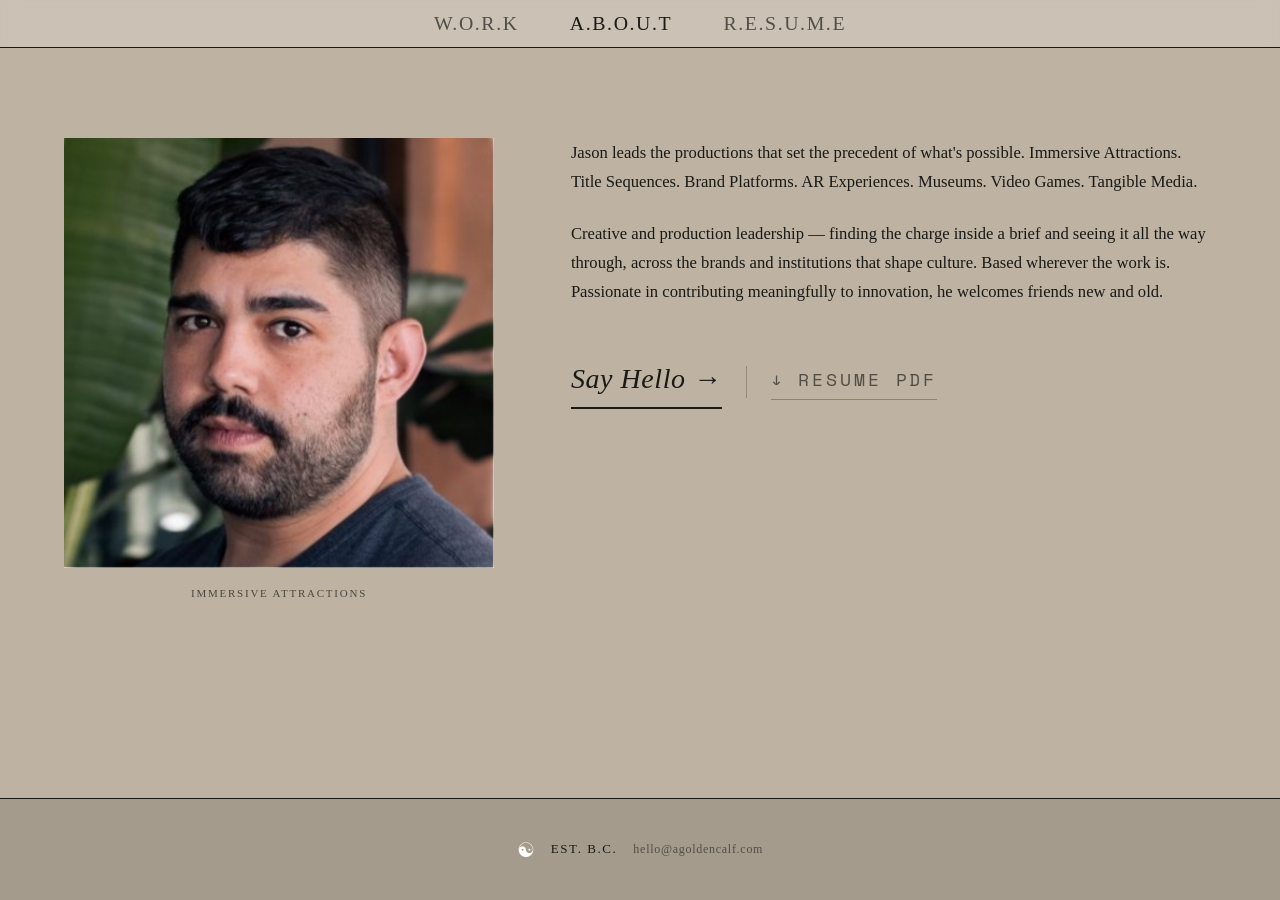
<file: about.html>
<!DOCTYPE html>
<html lang="en">
<head>
  <meta charset="UTF-8">
  <meta name="viewport" content="width=device-width, initial-scale=1.0">
  <title>About — A Golden Calf</title>
  <link rel="shortcut icon" href="favicon.ico">
  <link rel="preconnect" href="https://fonts.googleapis.com">
  <link rel="preconnect" href="https://fonts.gstatic.com" crossorigin>
  <link href="https://fonts.googleapis.com/css2?family=Tenor+Sans&family=Space+Mono:ital,wght@1,700&display=swap" rel="stylesheet">
  <link rel="stylesheet" href="css/styles.css?v=15">
</head>
<body class="page-about">
  <header class="site-header">
    <nav class="nav">
      <div class="nav-links">
        <a href="index.html" class="nav-link">W.O.R.K</a>
        <a href="about.html" class="nav-link nav-link--active">A.B.O.U.T</a>
        <a href="resume.html" class="nav-link">R.E.S.U.M.E</a>
      </div>
    </nav>
  </header>
  <button class="hamburger" aria-label="Open menu" aria-expanded="false">
    <div class="hamburger-bars">
      <span></span><span></span><span></span>
    </div>
  </button>
  <main class="main">
    <div class="mobile-menu" aria-hidden="true">
      <a href="index.html" class="mobile-link">W.O.R.K</a>
      <a href="about.html" class="mobile-link nav-link--active">A.B.O.U.T</a>
      <a href="resume.html" class="mobile-link">R.E.S.U.M.E</a>
    </div>

    <div class="about-columns" id="about-content">
      <div class="about-headshot-wrap">
        <img src="images/headshot.jpg" alt="Jason Scott Rosen" class="about-headshot">
        <p class="about-skill-rotator" id="about-skill-rotator"></p>
      </div>
      <div class="about-text">
        <div id="about-body"><p>Loading&hellip;</p></div>
        <div class="about-actions">
          <a href="mailto:hello@agoldencalf.com" class="about-say-hello">Say Hello →</a>
          <span class="about-actions-divider"></span>
          <a href="Jason Scott Rosen — 2026 | Resume.pdf" download class="about-resume-btn">↓ Resume PDF</a>
        </div>
      </div>
    </div>
  </main>
  <footer class="site-footer">
    <div class="footer-inner">
      <span class="footer-mark">&#9775;&#xFE0E;</span>
      <span class="footer-est">EST.BC</span>
      <a href="mailto:hello@agoldencalf.com" class="footer-email">hello@agoldencalf.com</a>
    </div>
  </footer>
  <script src="js/main.js?v=16"></script>
</body>
</html>
</file>
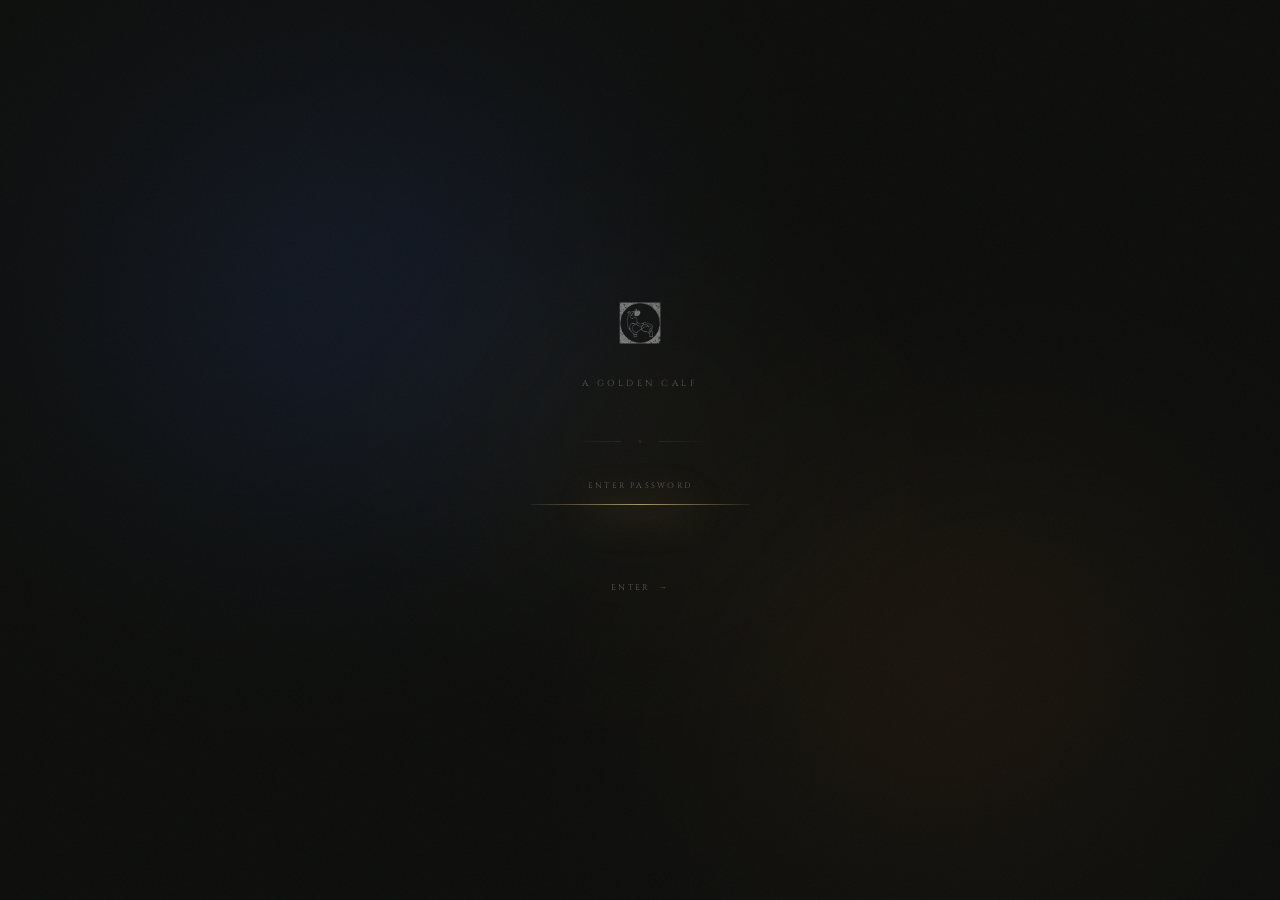
<file: project.html>
<!DOCTYPE html>
<html lang="en">
<head>
<meta charset="UTF-8">
<meta name="viewport" content="width=device-width, initial-scale=1.0">
<title>A Golden Calf</title>
<link rel="shortcut icon" href="favicon.ico">
<link rel="preconnect" href="https://fonts.googleapis.com">
<link rel="preconnect" href="https://fonts.gstatic.com" crossorigin>
<link href="https://fonts.googleapis.com/css2?family=Cormorant+Garamond:ital,wght@0,300;0,400;0,600;1,300;1,400&family=Cinzel:wght@400;600&family=EB+Garamond:ital,wght@0,400;1,400&display=swap" rel="stylesheet">
<style>
/* ── VIEW TRANSITIONS ── */
@media (hover: hover) {
  ::view-transition-old(project-hero) { animation: 480ms cubic-bezier(0.4,0,0.2,1) both vt-out; }
  ::view-transition-new(project-hero) { animation: 680ms cubic-bezier(0.16,1,0.3,1) both vt-in; }
  ::view-transition-old(root) { animation: 280ms ease both vt-out; }
  ::view-transition-new(root) { animation: 420ms ease both vt-in; }
}
@media (hover: none) {
  ::view-transition-old(root) { animation: 300ms ease both vt-out; }
  ::view-transition-new(root) { animation: 400ms ease 260ms both vt-in; }
  :root { background: #0d0e0c; }
}
@keyframes vt-in  { from { opacity:0; } }
@keyframes vt-out { to   { opacity:0; } }

/* ── RESET & BASE ── */
*, *::before, *::after { box-sizing: border-box; margin: 0; padding: 0; }
:root {
  --black:   #0d0e0c;
  --dark:    #141512;
  --gold:    #b8924a;
  --gold-dim:#6b5428;
  --muted:   #5c5a54;
  --white:   #f0ece4;
  --nav-bg:  #cdc5b4;
}
html { scroll-behavior: smooth; }
body {
  font-family: 'EB Garamond', Georgia, serif;
  background: var(--black);
  color: var(--white);
  overflow-x: hidden;
  cursor: default;
}
body::before {
  content:''; position:fixed; inset:0; z-index:999;
  pointer-events:none; opacity:.03;
  background-image:url("data:image/svg+xml,%3Csvg viewBox='0 0 256 256' xmlns='http://www.w3.org/2000/svg'%3E%3Cfilter id='n'%3E%3CfeTurbulence type='fractalNoise' baseFrequency='0.9' numOctaves='4' stitchTiles='stitch'/%3E%3C/filter%3E%3Crect width='100%25' height='100%25' filter='url(%23n)'/%3E%3C/svg%3E");
  background-size:180px 180px;
}

/* ── NAV ── */
.nav {
  position:fixed; top:0; left:0; right:0; z-index:200;
  background:var(--nav-bg);
  display:flex; justify-content:center; gap:3rem; padding:.85rem 2rem;
}
.nav a {
  font-family:'Cinzel',serif; font-size:.72rem; letter-spacing:.2em;
  color:#3a3830; text-decoration:none; opacity:.65; transition:opacity .2s;
}
.nav a:hover { opacity:1; }
/* hamburger hidden on desktop */
.hamburger { display:none; }

/* ── PASSWORD GATE ── */
.gate {
  position:fixed; inset:0; z-index:500;
  display:flex; flex-direction:column; align-items:center; justify-content:center;
  background:var(--black);
  transition:opacity 1.1s cubic-bezier(.4,0,.2,1);
}
.gate.dissolve { opacity:0; pointer-events:none; }
.gate-orbs { position:absolute; inset:0; overflow:hidden; }
.gate-orb {
  position:absolute; border-radius:50%;
  filter:blur(90px); mix-blend-mode:screen;
}
.gate-orb-1 {
  width:70vmax; height:70vmax; top:-20vmax; left:-15vmax;
  background:radial-gradient(ellipse, rgba(20,40,90,.55) 0%, transparent 70%);
  animation:gOrb1 18s ease-in-out infinite alternate;
}
.gate-orb-2 {
  width:60vmax; height:60vmax; bottom:-20vmax; right:-10vmax;
  background:radial-gradient(ellipse, rgba(80,42,8,.45) 0%, transparent 70%);
  animation:gOrb2 22s ease-in-out infinite alternate;
}
.gate-orb-3 {
  width:40vmax; height:40vmax; top:50%; left:50%;
  transform:translate(-50%,-50%);
  background:radial-gradient(ellipse, rgba(184,146,74,.07) 0%, transparent 60%);
  animation:gOrb3 6s ease-in-out infinite;
}
@keyframes gOrb1 { from{transform:translate(0,0)} to{transform:translate(12vw,8vh)} }
@keyframes gOrb2 { from{transform:translate(0,0)} to{transform:translate(-8vw,-6vh)} }
@keyframes gOrb3 {
  0%,100%{transform:translate(-50%,-50%) scale(1); opacity:.4}
  50%{transform:translate(-50%,-50%) scale(1.5); opacity:1}
}
.gate-vignette {
  position:absolute; inset:0; pointer-events:none;
  background:radial-gradient(ellipse at 50% 50%, transparent 25%, rgba(13,14,12,.7) 70%, rgba(13,14,12,.95) 100%);
}
.gate-content {
  position:relative; z-index:1;
  display:flex; flex-direction:column; align-items:center;
}
.gate-logo {
  width:44px; height:44px; margin-bottom:2rem;
  filter:brightness(0) invert(1) opacity(.45);
  opacity:0; animation:gRise .9s cubic-bezier(.16,1,.3,1) .1s forwards;
}
.gate-name {
  font-family:'Cinzel',serif; font-size:.55rem; letter-spacing:.4em;
  color:var(--muted); margin-bottom:3rem;
  opacity:0; animation:gRise .9s cubic-bezier(.16,1,.3,1) .25s forwards;
}
.gate-ornament {
  display:flex; align-items:center; gap:1rem; margin-bottom:1rem;
  opacity:0; animation:gRise .9s cubic-bezier(.16,1,.3,1) .35s forwards;
}
.gate-ornament::before,.gate-ornament::after {
  content:''; display:block; width:48px; height:1px;
  background:linear-gradient(to right,transparent,#252722);
}
.gate-ornament::after { background:linear-gradient(to left,transparent,#252722); }
.gate-ornament span { font-size:.45rem; color:#252722; }
.gate-field {
  position:relative; width:220px;
  opacity:0; animation:gRise .9s cubic-bezier(.16,1,.3,1) .45s forwards;
}
.gate-field input {
  width:100%; background:none; border:none;
  border-bottom:1px solid #1e2018; outline:none;
  padding:.7rem 0;
  font-family:'Cormorant Garamond',serif; font-size:1rem; font-weight:300;
  letter-spacing:.5em; color:var(--white); text-align:center; caret-color:var(--gold);
}
.gate-field input::placeholder {
  font-family:'Cinzel',serif; font-size:.5rem; letter-spacing:.28em; color:var(--muted);
}
.gate-field::after {
  content:''; position:absolute; bottom:0; left:50%;
  width:0; height:1px;
  background:linear-gradient(to right,transparent,var(--gold),transparent);
  transform:translateX(-50%); transition:width .55s cubic-bezier(.16,1,.3,1);
}
.gate-field:focus-within::after { width:100%; }
.gate-field::before {
  content:''; position:absolute; bottom:-14px; left:50%;
  transform:translateX(-50%); width:50%; height:20px;
  background:var(--gold); filter:blur(20px); opacity:0;
  transition:opacity .5s; pointer-events:none;
}
.gate-field:focus-within::before { opacity:.12; }
.gate-hint {
  margin-top:1.2rem; font-family:'Cinzel',serif;
  font-size:.48rem; letter-spacing:.22em;
  color:transparent; height:.7rem; text-align:center; transition:color .3s;
}
.gate-hint.show { color:rgba(184,146,74,.4); }
.gate-enter {
  margin-top:2.5rem; font-family:'Cinzel',serif;
  font-size:.52rem; letter-spacing:.26em;
  color:var(--muted); background:none; border:none; cursor:pointer;
  padding:.4rem 0; position:relative; transition:color .3s;
  opacity:0; animation:gRise .9s cubic-bezier(.16,1,.3,1) .6s forwards;
}
.gate-enter::after {
  content:''; position:absolute; bottom:0; left:0; right:0; height:1px;
  background:linear-gradient(to right,transparent,var(--gold-dim),transparent);
  transform:scaleX(0); transition:transform .4s cubic-bezier(.16,1,.3,1);
}
.gate-enter:hover { color:var(--gold); }
.gate-enter:hover::after { transform:scaleX(1); }
@keyframes gRise {
  from{opacity:0;transform:translateY(10px)} to{opacity:1;transform:translateY(0)}
}

/* ── MEDIA WRAPPERS ── */
.vm {
  position:absolute; inset:0; overflow:hidden;
  background:#050608; display:block;
}
.vm iframe {
  /* background=1 crops server-side; iframe just fills */
  position:absolute; top:0; left:0;
  width:100%; height:100%;
  border:0; outline:none; pointer-events:none; display:block;
}
.vm::after { content:''; position:absolute; inset:0; z-index:1; }
.im { position:absolute; inset:0; overflow:hidden; display:block; }
.im img { width:100%; height:100%; object-fit:cover; display:block; pointer-events:none; }
.im::after { content:''; position:absolute; inset:0; z-index:1; }

/* ── HERO ── */
.hero {
  position:relative; height:100vh;
  overflow:hidden; margin-top:44px;
}
.hero .vm { position:absolute; inset:0; }
.hero .vm iframe {
  /* hero needs cover — oversized and centered */
  position:absolute; top:50%; left:50%;
  width:177.78%; height:177.78%;
  min-width:100%; min-height:100%;
  transform:translate(-50%,-50%);
  border:none; pointer-events:none;
}
.hero-vignette {
  position:absolute; inset:0; z-index:2;
  background:
    linear-gradient(to top, rgba(13,14,12,.95) 0%, rgba(13,14,12,.1) 45%, transparent 70%),
    linear-gradient(to right, rgba(13,14,12,.4) 0%, transparent 55%),
    linear-gradient(to bottom, rgba(13,14,12,.5) 0%, transparent 35%);
}
.hero-title { position:absolute; bottom:5.5rem; left:7vw; z-index:3; }
.hero-title .eyebrow {
  display:block; font-family:'Cinzel',serif; font-size:.6rem; letter-spacing:.3em;
  color:var(--gold); margin-bottom:1rem;
  opacity:0; animation:fadeUp 1s ease 1.6s forwards;
}
.hero-title h1 {
  font-family:'Cormorant Garamond',serif; font-weight:300;
  font-size:clamp(3.2rem,7vw,7rem); line-height:.93; letter-spacing:-.02em;
  opacity:0; animation:fadeUp 1.2s ease 1.8s forwards;
}
.hero-title h1 em { font-style:italic; color:rgba(240,236,228,.38); display:block; }
.hero-aside {
  position:absolute; bottom:6rem; right:6vw; text-align:right; z-index:3;
  opacity:0; animation:fadeUp 1s ease 2.2s forwards;
}
.hero-aside span {
  display:block; font-family:'Cinzel',serif;
  font-size:.55rem; letter-spacing:.2em; color:var(--muted); line-height:2.1;
}
.scroll-cue {
  position:absolute; bottom:0; left:50%; transform:translateX(-50%);
  width:1px; height:72px;
  background:linear-gradient(to bottom,transparent,var(--gold-dim));
  opacity:0; animation:fadeIn 1s ease 2.7s forwards;
}
@keyframes fadeUp { from{opacity:0;transform:translateY(20px)} to{opacity:1;transform:translateY(0)} }
@keyframes fadeIn { to{opacity:1} }

/* ── INTRO ── */
.intro {
  padding:8rem 7vw 0;
  display:grid; grid-template-columns:55% 1fr; gap:6vw; align-items:start;
}
.intro-body { font-size:1.1rem; line-height:1.9; color:rgba(240,236,228,.68); }
.intro-pull {
  font-family:'Cormorant Garamond',serif; font-style:italic; font-weight:300;
  font-size:clamp(1.4rem,2.2vw,2.1rem); line-height:1.35;
  color:rgba(240,236,228,.38);
  border-left:1px solid var(--gold-dim); padding-left:2rem;
}

/* ── CANVAS ── */
.canvas { position:relative; padding-bottom:6rem; }

/* reveal on scroll */
.item {
  position:relative;
  opacity:0; transform:translateY(22px);
  transition:opacity .75s ease, transform .75s ease;
  will-change:transform,opacity;
}
.item.on { opacity:1; transform:translateY(0); }

.cap {
  font-family:'EB Garamond',serif; font-style:italic;
  font-size:.82rem; color:var(--muted); line-height:1.55;
  padding-top:.55rem; max-width:32ch; transition:color .3s;
}
.item:hover .cap { color:rgba(240,236,228,.5); }
.float-text p {
  font-family:'Cormorant Garamond',serif; font-style:italic; font-weight:300;
  font-size:clamp(1.2rem,1.9vw,2rem); line-height:1.3;
  color:rgba(240,236,228,.82); text-shadow:0 2px 20px rgba(0,0,0,.9);
}

/* ── SCENE LAYOUTS ── */
/* Each .scene-* is generated by JS based on media count */

/* SCENE A — single large, bleeds left. small overlaps from right */
.scene-a { position:relative; height:100vh; margin-top:7rem; }
.sa-main  { position:absolute; left:0; top:6vh; width:75vw; height:86vh; z-index:1; }
.sa-over  {
  position:absolute; right:2vw; top:8vh; width:28vw; height:38vh; z-index:3;
  transition-delay:.18s; box-shadow:-12px 12px 40px rgba(0,0,0,.8);
}
.sa-cap   { position:absolute; bottom:5vh; left:7vw; z-index:4; transition-delay:.3s; }

/* SCENE B — two videos colliding, text over seam */
.scene-b { position:relative; height:90vh; margin-top:8rem; }
.sb-left  { position:absolute; left:4vw; top:6vh; width:54vw; height:72vh; z-index:2; box-shadow:20px 20px 60px rgba(0,0,0,.8); }
.sb-right { position:absolute; right:3vw; top:26vh; width:30vw; height:42vh; z-index:3; transition-delay:.14s; box-shadow:-12px 12px 40px rgba(0,0,0,.7); }
.sb-text  { position:absolute; left:52vw; top:4vh; z-index:5; max-width:18ch; transition-delay:.28s; }

/* SCENE C — large center, two smalls punch in from edges */
.scene-c  { position:relative; height:90vh; margin-top:5rem; }
.sc-main  { position:absolute; left:4vw; top:3vh; width:58vw; height:82vh; z-index:2; }
.sc-punch { position:absolute; right:3vw; bottom:6vh; width:38vw; height:48vh; z-index:3; transition-delay:.16s; box-shadow:-14px 14px 50px rgba(0,0,0,.85); }
.sc-cap   { position:absolute; bottom:0; left:4vw; z-index:5; transition-delay:.3s; }

/* SCENE D — full bleed panoramic, small punches top-right */
.scene-d  { position:relative; height:80vh; margin-top:5rem; }
.sd-pan   { position:absolute; left:0; right:0; top:4vh; height:74vh; z-index:1; overflow:hidden; }
.sd-punch { position:absolute; right:8vw; top:0; width:22vw; height:28vh; z-index:3; transition-delay:.2s; box-shadow:0 20px 60px rgba(0,0,0,.9); }
.sd-cap   { position:absolute; bottom:1vh; left:7vw; z-index:4; transition-delay:.15s; }

/* SCENE E — portrait left, landscape overlapping right */
.scene-e     { position:relative; height:90vh; margin-top:5rem; }
.se-portrait { position:absolute; left:5vw; top:4vh; width:34vw; height:65vh; z-index:2; }
.se-landscape{ position:absolute; right:4vw; top:12vh; width:56vw; height:52vh; z-index:3; transition-delay:.12s; box-shadow:-18px 10px 55px rgba(0,0,0,.8); }
.se-cap      { position:absolute; bottom:4vh; right:4vw; z-index:5; text-align:right; transition-delay:.25s; }

/* SCENE F — single hero-width standalone */
.scene-f  { position:relative; height:70vh; margin-top:5rem; }
.sf-main  { position:absolute; left:8vw; right:8vw; top:0; bottom:0; z-index:1; }
.sf-cap   { position:absolute; bottom:-2rem; left:8vw; z-index:4; transition-delay:.15s; }

/* ── CLOSING ── */
.closing {
  margin-top:8rem; padding:3rem 7vw 7rem;
  border-top:1px solid #1c1e1a;
  display:flex; justify-content:space-between; align-items:flex-end;
}
.closing-tags { display:flex; flex-direction:column; gap:.4rem; }
.closing-tags span { font-family:'Cinzel',serif; font-size:.55rem; letter-spacing:.2em; color:var(--muted); }
.more-work {
  font-family:'Cinzel',serif; font-size:.62rem; letter-spacing:.2em;
  color:var(--gold); text-decoration:none;
  border-bottom:1px solid var(--gold-dim); padding-bottom:.2rem;
  transition:color .2s,border-color .2s;
}
.more-work:hover { color:var(--white); border-color:var(--white); }

/* ── FOOTER ── */
.site-footer {
  padding:2rem 7vw; border-top:1px solid #1a1c18;
  display:flex; align-items:center; gap:1.5rem;
}
.footer-mark { font-size:1rem; color:var(--muted); }
.footer-est  { font-family:'Cinzel',serif; font-size:.5rem; letter-spacing:.2em; color:var(--muted); }
.footer-email{ font-family:'Cinzel',serif; font-size:.5rem; letter-spacing:.15em; color:var(--muted); text-decoration:none; transition:color .2s; }
.footer-email:hover { color:var(--gold); }

/* ════════════════════════════════
   MOBILE ≤ 768px
════════════════════════════════ */
@media (max-width:768px) {
  .nav { gap:1.5rem; padding:.75rem 1.5rem; }
  .nav a { font-size:.62rem; letter-spacing:.14em; }

  .hero { height:100svh; }
  .hero-title { bottom:4rem; left:6vw; }
  .hero-title h1 { font-size:clamp(2.8rem,11vw,4rem); }
  .hero-aside { display:none; }

  .intro { grid-template-columns:1fr; padding:4rem 6vw 0; gap:2rem; }
  .intro-pull { font-size:clamp(1.3rem,5vw,1.7rem); padding-left:1.2rem; }

  /* all scenes → vertical flow */
  .scene-a,.scene-b,.scene-c,.scene-d,.scene-e,.scene-f {
    position:relative; height:auto; margin-top:0;
    display:flex; flex-direction:column; gap:0; padding:3rem 0 0;
  }

  /* reset all absolute items to flow */
  .item {
    position:relative !important;
    width:auto !important; height:auto !important;
    top:auto !important; left:auto !important;
    right:auto !important; bottom:auto !important;
    z-index:auto !important; box-shadow:none !important;
    transform:translateY(22px) !important;
  }
  .item.on { transform:translateY(0) !important; }

  /* all media fills need explicit height */
  .vm, .im { position:relative !important; height:56vw; min-height:180px; }
  .vm iframe { position:absolute; width:100%; height:100%; top:50%; left:50%; width:177.78%; height:177.78%; transform:translate(-50%,-50%); }

  /* ── Scene A mobile ── */
  .sa-main { width:100% !important; margin-bottom:-16vw; }
  .sa-main .vm { height:60vw; }
  .sa-over { width:58% !important; align-self:flex-end; box-shadow:-8px -8px 28px rgba(0,0,0,.75) !important; }
  .sa-over .vm { height:40vw; }
  .sa-cap { padding:1rem 6vw 0; }

  /* ── Scene B mobile ── */
  .sb-left { width:100% !important; margin-bottom:-14vw; }
  .sb-left .vm { height:62vw; }
  .sb-right { width:62% !important; align-self:flex-start; margin-left:5vw; box-shadow:8px -8px 28px rgba(0,0,0,.75) !important; }
  .sb-right .vm { height:44vw; }
  .sb-text { transform:none !important; left:auto !important; padding:1.5rem 6vw 0; align-self:flex-start; }
  .sb-text p { font-size:1.2rem; }

  /* ── Scene C mobile ── */
  .sc-main { width:100% !important; margin-bottom:-16vw; }
  .sc-main .vm { height:62vw; }
  .sc-punch { width:60% !important; align-self:flex-end; box-shadow:-8px -8px 28px rgba(0,0,0,.8) !important; }
  .sc-punch .vm { height:42vw; }
  .sc-cap { padding:1rem 6vw 0; }

  /* ── Scene D mobile ── */
  .sd-pan { width:100% !important; margin-bottom:-16vw; }
  .sd-pan .vm { height:60vw; }
  .sd-punch { width:50% !important; align-self:flex-end; margin-right:4vw; box-shadow:-6px -6px 26px rgba(0,0,0,.85) !important; }
  .sd-punch .vm { height:34vw; }
  .sd-cap { padding:1rem 6vw 0; }

  /* ── Scene E mobile ── */
  .se-portrait { width:100% !important; margin-bottom:-12vw; }
  .se-portrait .vm,.se-portrait .im { height:72vw; }
  .se-landscape { width:78% !important; align-self:flex-end; box-shadow:-8px -8px 28px rgba(0,0,0,.8) !important; }
  .se-landscape .vm,.se-landscape .im { height:52vw; }
  .se-cap { text-align:left !important; padding:1rem 6vw 0; right:auto !important; }

  /* ── Scene F mobile ── */
  .sf-main { left:0 !important; right:0 !important; }
  .sf-main .vm,.sf-main .im { height:62vw; }
  .sf-cap { left:6vw !important; padding-top:1rem; }

  /* closing */
  .closing { flex-direction:column; align-items:flex-start; gap:2rem; padding:3rem 6vw 5rem; margin-top:4rem; }
}
</style>
</head>
<body>

<!-- ── NAV ── -->
<nav class="nav">
  <a href="index.html">W.O.R.K</a>
  <a href="about.html">A.B.O.U.T</a>
  <a href="resume.html">R.E.S.U.M.E</a>
</nav>

<!-- ── PASSWORD GATE (shown only for protected projects) ── -->
<div class="gate" id="gate" style="display:none;">
  <div class="gate-orbs">
    <div class="gate-orb gate-orb-1"></div>
    <div class="gate-orb gate-orb-2"></div>
    <div class="gate-orb gate-orb-3"></div>
  </div>
  <div class="gate-vignette"></div>
  <div class="gate-content">
    <img class="gate-logo" src="images/logo-mark.png" alt="A Golden Calf" />
    <p class="gate-name">A GOLDEN CALF</p>
    <div class="gate-ornament"><span>✦</span></div>
    <div class="gate-field">
      <input type="password" id="gate-pwd" placeholder="ENTER PASSWORD"
             autocomplete="off" autocorrect="off" spellcheck="false" />
    </div>
    <p class="gate-hint" id="gate-hint">INCORRECT</p>
    <button class="gate-enter" id="gate-enter">ENTER &nbsp;→</button>
  </div>
</div>

<!-- ── PAGE CONTENT (built by JS) ── -->
<div id="page-content" style="opacity:0; transition:opacity .6s ease;"></div>

<!-- ── FOOTER ── -->
<footer class="site-footer">
  <span class="footer-mark">&#9775;&#xFE0E;</span>
  <span class="footer-est">EST.BC</span>
  <a href="mailto:hello@agoldencalf.com" class="footer-email">hello@agoldencalf.com</a>
</footer>

<script>
/* ════════════════════════════════════════════════════════
   CONFIG
════════════════════════════════════════════════════════ */
const GATE_PASSWORD    = 'golden';       // ← change this
const PROTECTED_IDS    = [0, 1];         // project indexes that need password
const PROJECTS_JSON    = 'content/projects.json';

/* ════════════════════════════════════════════════════════
   HELPERS
════════════════════════════════════════════════════════ */
function setCookie(n,v,d){
  const e=new Date(); e.setTime(e.getTime()+d*864e5);
  document.cookie=`${n}=${v};expires=${e.toUTCString()};path=/;SameSite=Strict`;
}
function getCookie(n){
  const m=document.cookie.match(new RegExp('(^| )'+n+'=([^;]+)'));
  return m?m[2]:null;
}
function getProjectId(){
  return parseInt(new URLSearchParams(location.search).get('id')||'0',10);
}

/* ════════════════════════════════════════════════════════
   MEDIA RENDERER
   Vimeo: src starts with 'https://player.vimeo' or is a numeric ID
   Image: type === 'image'
════════════════════════════════════════════════════════ */
function isVimeo(src){
  return src && (src.includes('vimeo.com') || /^\d{7,10}$/.test(src.trim()));
}
function getVimeoId(src){
  if(/^\d{7,10}$/.test(src.trim())) return src.trim();
  const m = src.match(/vimeo\.com\/(?:video\/)?(\d+)/);
  return m ? m[1] : null;
}

function makeVimeoEmbed(src, cls=''){
  const id = getVimeoId(src);
  if(!id) return '';
  return `<div class="vm${cls?` ${cls}`:''}">
    <iframe src="https://player.vimeo.com/video/${id}?background=1&autoplay=1&loop=1&muted=1&controls=0&title=0&byline=0&portrait=0&dnt=1"
            allow="autoplay; encrypted-media" allowfullscreen></iframe>
  </div>`;
}

function makeImageEmbed(src, alt='', cls=''){
  return `<div class="im${cls?` ${cls}`:''}">
    <img src="${src}" alt="${alt}" loading="lazy" />
  </div>`;
}

function makeMedia(item, cls=''){
  if(!item || !item.url) return '';
  if(item.type==='image' || (!isVimeo(item.url) && item.url.match(/\.(jpg|jpeg|png|webp|gif)/i))){
    return makeImageEmbed(item.url, item.caption||'', cls);
  }
  return makeVimeoEmbed(item.url, cls);
}

/* ════════════════════════════════════════════════════════
   SCENE BUILDER
   Assigns media to scene templates based on count
════════════════════════════════════════════════════════ */
function buildScenes(media){
  if(!media||!media.length) return '';
  let html = '';
  let i = 1; // skip index 0 (hero)

  // scene templates consume 1-2 media items each
  const templates = [
    // A: 2 items — large left + small right overlap
    (items) => {
      if(items.length < 2) return null;
      return `<div class="scene-a">
        <figure class="item sa-main">${makeMedia(items[0])}</figure>
        <figure class="item sa-over">${makeMedia(items[1])}</figure>
        <div class="item sa-cap"><p class="cap">${items[0].caption||''}</p></div>
      </div>`;
    },
    // B: 2 items — collision, text over seam
    (items) => {
      if(items.length < 2) return null;
      return `<div class="scene-b">
        <figure class="item sb-left">${makeMedia(items[0])}</figure>
        <figure class="item sb-right">${makeMedia(items[1])}</figure>
        <div class="item sb-text float-text"><p>${items[0].caption||''}</p></div>
      </div>`;
    },
    // C: 2 items — large + punch from bottom-right
    (items) => {
      if(items.length < 2) return null;
      return `<div class="scene-c">
        <figure class="item sc-main">${makeMedia(items[0])}</figure>
        <figure class="item sc-punch">${makeMedia(items[1])}</figure>
        <div class="item sc-cap"><p class="cap">${items[1].caption||''}</p></div>
      </div>`;
    },
    // D: 2 items — full bleed pan + corner punch
    (items) => {
      if(items.length < 2) return null;
      return `<div class="scene-d">
        <figure class="item sd-pan">${makeMedia(items[0])}</figure>
        <figure class="item sd-punch">${makeMedia(items[1])}</figure>
        <div class="item sd-cap"><p class="cap">${items[0].caption||''}</p></div>
      </div>`;
    },
    // E: 2 items — portrait left, landscape overlapping right
    (items) => {
      if(items.length < 2) return null;
      return `<div class="scene-e">
        <figure class="item se-portrait">${makeMedia(items[0])}</figure>
        <figure class="item se-landscape">${makeMedia(items[1])}</figure>
        <div class="item se-cap"><p class="cap" style="text-align:right;max-width:24ch;">${items[1].caption||''}</p></div>
      </div>`;
    },
    // F: 1 item — single centered standalone
    (items) => {
      return `<div class="scene-f">
        <figure class="item sf-main">${makeMedia(items[0])}</figure>
        <div class="item sf-cap"><p class="cap">${items[0].caption||''}</p></div>
      </div>`;
    },
  ];

  let tIdx = 0;
  const remaining = media.slice(1); // skip hero
  let ri = 0;

  while(ri < remaining.length){
    const tmpl = templates[tIdx % templates.length];
    const chunk = remaining.slice(ri);
    const result = tmpl(chunk);
    if(result){
      html += result;
      // consume: templates A-E use 2, F uses 1
      ri += (tIdx % templates.length === 5) ? 1 : Math.min(2, chunk.length);
    } else {
      // not enough items for this template — use F (single)
      html += templates[5]([remaining[ri]]);
      ri += 1;
    }
    tIdx++;
  }

  return html;
}

/* ════════════════════════════════════════════════════════
   PAGE BUILDER
════════════════════════════════════════════════════════ */
function buildPage(project, id){
  const media = project.media || [];
  const heroItem = media[0];
  const client = project.client || '';
  const title = project.title || '';
  const blurb = project.blurb || '';
  const description = project.description || '';

  // hero
  let heroHTML = '';
  if(heroItem && heroItem.url){
    const heroMedia = isVimeo(heroItem.url)
      ? `<div class="vm" style="view-transition-name:project-hero;">
          <iframe src="https://player.vimeo.com/video/${getVimeoId(heroItem.url)}?background=1&autoplay=1&loop=1&muted=1&controls=0&title=0&byline=0&portrait=0&dnt=1"
                  allow="autoplay; encrypted-media" allowfullscreen></iframe>
        </div>`
      : `<div class="im" style="view-transition-name:project-hero;">
          <img src="${heroItem.url}" alt="${title}" />
        </div>`;
    heroHTML = `
      <div class="hero">
        ${heroMedia}
        <div class="hero-vignette"></div>
        <div class="hero-title">
          <span class="eyebrow">${client}</span>
          <h1>${title.replace(':',':<br><em>').replace('</em>','').replace(/<br><em>([^<]*)$/,'<br><em>$1</em>')}</h1>
        </div>
        <div class="hero-aside">
          <span>${client}</span>
        </div>
        <div class="scroll-cue"></div>
      </div>`;
  }

  // intro
  const introHTML = (blurb || description) ? `
    <div class="intro">
      <p class="intro-body">${description || blurb}</p>
      ${blurb && description ? `<p class="intro-pull">${blurb}</p>` : ''}
    </div>` : '';

  // scenes
  const scenesHTML = buildScenes(media);

  // closing
  const closingHTML = `
    <div class="closing">
      <div class="closing-tags">
        <span>${client}</span>
      </div>
      <a href="index.html" class="more-work">← More Work</a>
    </div>`;

  return heroHTML + introHTML + `<div class="canvas">${scenesHTML}</div>` + closingHTML;
}

/* ════════════════════════════════════════════════════════
   GATE
════════════════════════════════════════════════════════ */
function showGate(onUnlock){
  const gate = document.getElementById('gate');
  const pwd  = document.getElementById('gate-pwd');
  const hint = document.getElementById('gate-hint');
  gate.style.display = 'flex';

  function attempt(){
    if(pwd.value.toLowerCase().trim() === GATE_PASSWORD){
      setCookie('agc_access','true',7);
      gate.classList.add('dissolve');
      setTimeout(()=>{gate.style.display='none'; onUnlock();},1100);
    } else {
      hint.classList.remove('show');
      void hint.offsetWidth;
      hint.classList.add('show');
      pwd.value=''; pwd.focus();
    }
  }

  document.getElementById('gate-enter').addEventListener('click',attempt);
  pwd.addEventListener('keydown',e=>{
    if(e.key==='Enter') attempt();
    hint.classList.remove('show');
  });
  setTimeout(()=>pwd.focus(),800);
}

/* ════════════════════════════════════════════════════════
   VIMEO LAZY LOADER
════════════════════════════════════════════════════════ */
function initLazyVimeo(){
  // Stash src on all non-hero iframes
  document.querySelectorAll('.vm iframe').forEach((iframe, i) => {
    if(i === 0) return; // hero loads immediately
    const realSrc = iframe.getAttribute('src');
    if(!realSrc) return;
    iframe.removeAttribute('src');
    iframe.dataset.src = realSrc;
  });

  const lazyIO = new IntersectionObserver((entries) => {
    entries.forEach(e => {
      if(e.isIntersecting){
        const iframe = e.target.querySelector('iframe[data-src]');
        if(iframe){ iframe.src = iframe.dataset.src; delete iframe.dataset.src; }
        lazyIO.unobserve(e.target);
      }
    });
  }, { rootMargin: '300px 0px' });

  document.querySelectorAll('.vm').forEach((vm, i) => {
    if(i === 0) return;
    lazyIO.observe(vm);
  });
}
function initReveal(){
  const items = document.querySelectorAll('.item');
  const io = new IntersectionObserver((entries)=>{
    entries.forEach(e=>{
      if(e.isIntersecting){ e.target.classList.add('on'); io.unobserve(e.target); }
    });
  },{threshold:.06,rootMargin:'0px 0px -40px 0px'});
  items.forEach(el=>io.observe(el));
}

/* ════════════════════════════════════════════════════════
   HOVER REPULSION
════════════════════════════════════════════════════════ */
function initRepulsion(){
  const scenes = document.querySelectorAll('.scene-a,.scene-b,.scene-c,.scene-d,.scene-e,.scene-f');
  function getCenter(el){ const r=el.getBoundingClientRect(); return{x:r.left+r.width/2,y:r.top+r.height/2}; }
  function baseT(el){ return ''; }
  function buildT(el,tx,ty,scale){ return `translate(${tx}px,${ty}px) scale(${scale})`; }

  scenes.forEach(scene=>{
    const members=Array.from(scene.querySelectorAll('.item'));
    members.forEach(el=>{
      el.addEventListener('mouseenter',()=>{
        const hc=getCenter(el);
        members.forEach(sib=>{
          if(sib===el){
            sib.style.transition='transform .45s cubic-bezier(.25,.46,.45,.94),opacity .45s ease';
            sib.style.transform=buildT(sib,0,-3,1.015);
            sib.style.zIndex='10'; sib.style.opacity='1';
          } else {
            const sc=getCenter(sib);
            const dx=sc.x-hc.x,dy=sc.y-hc.y;
            const dist=Math.sqrt(dx*dx+dy*dy)||1;
            const str=Math.min(24,1800/dist);
            sib.style.transition='transform .55s cubic-bezier(.25,.46,.45,.94),opacity .55s ease';
            sib.style.transform=buildT(sib,(dx/dist)*str,(dy/dist)*str,.97);
            sib.style.opacity='.68';
          }
        });
      });
      el.addEventListener('mouseleave',()=>{
        members.forEach(sib=>{
          sib.style.transition='transform .7s cubic-bezier(.25,.46,.45,.94),opacity .7s ease';
          sib.style.transform=''; sib.style.opacity=''; sib.style.zIndex='';
        });
      });
    });
  });
}

/* ════════════════════════════════════════════════════════
   BACK NAVIGATION — view transition
════════════════════════════════════════════════════════ */
function initBackNav(){
  document.querySelector('.more-work')?.addEventListener('click',e=>{
    e.preventDefault();
    if(document.startViewTransition){
      document.startViewTransition(()=>{ window.location.href='index.html'; });
    } else {
      window.location.href='index.html';
    }
  });
}

/* ════════════════════════════════════════════════════════
   TITLE FORMATTER
════════════════════════════════════════════════════════ */
function formatTitle(title){
  // split on : or — for italic second line
  const parts = title.split(/[:—]/);
  if(parts.length > 1){
    return `${parts[0].trim()}:<br><em>${parts.slice(1).join('').trim()}</em>`;
  }
  return title;
}

/* ════════════════════════════════════════════════════════
   INIT
════════════════════════════════════════════════════════ */
async function init(){
  const id = getProjectId();

  // fetch project data
  let projects = [];
  try{
    const res = await fetch(PROJECTS_JSON + '?v=' + Date.now());
    const data = await res.json();
    projects = Array.isArray(data) ? data : (data.projects || data.items || []);
  } catch(e){
    console.error('Could not load projects.json', e);
    return;
  }

  const project = projects[id];
  if(!project){ document.getElementById('page-content').innerHTML='<p style="padding:8rem 7vw;color:#5c5a54;">Project not found.</p>'; return; }

  document.title = `A Golden Calf — ${project.title}`;

  function renderPage(){
    const content = document.getElementById('page-content');
    content.innerHTML = buildPage(project, id);
    content.style.opacity = '1';
    initLazyVimeo();
    initReveal();
    // only init repulsion on non-touch
    if(window.matchMedia('(hover:hover)').matches) initRepulsion();
    initBackNav();
  }

  // check gate
  const needsGate = PROTECTED_IDS.includes(id) && getCookie('agc_access') !== 'true';
  if(needsGate){
    showGate(()=>{
      renderPage();
    });
  } else {
    renderPage();
  }
}

init();
</script>
</body>
</html>
</file>
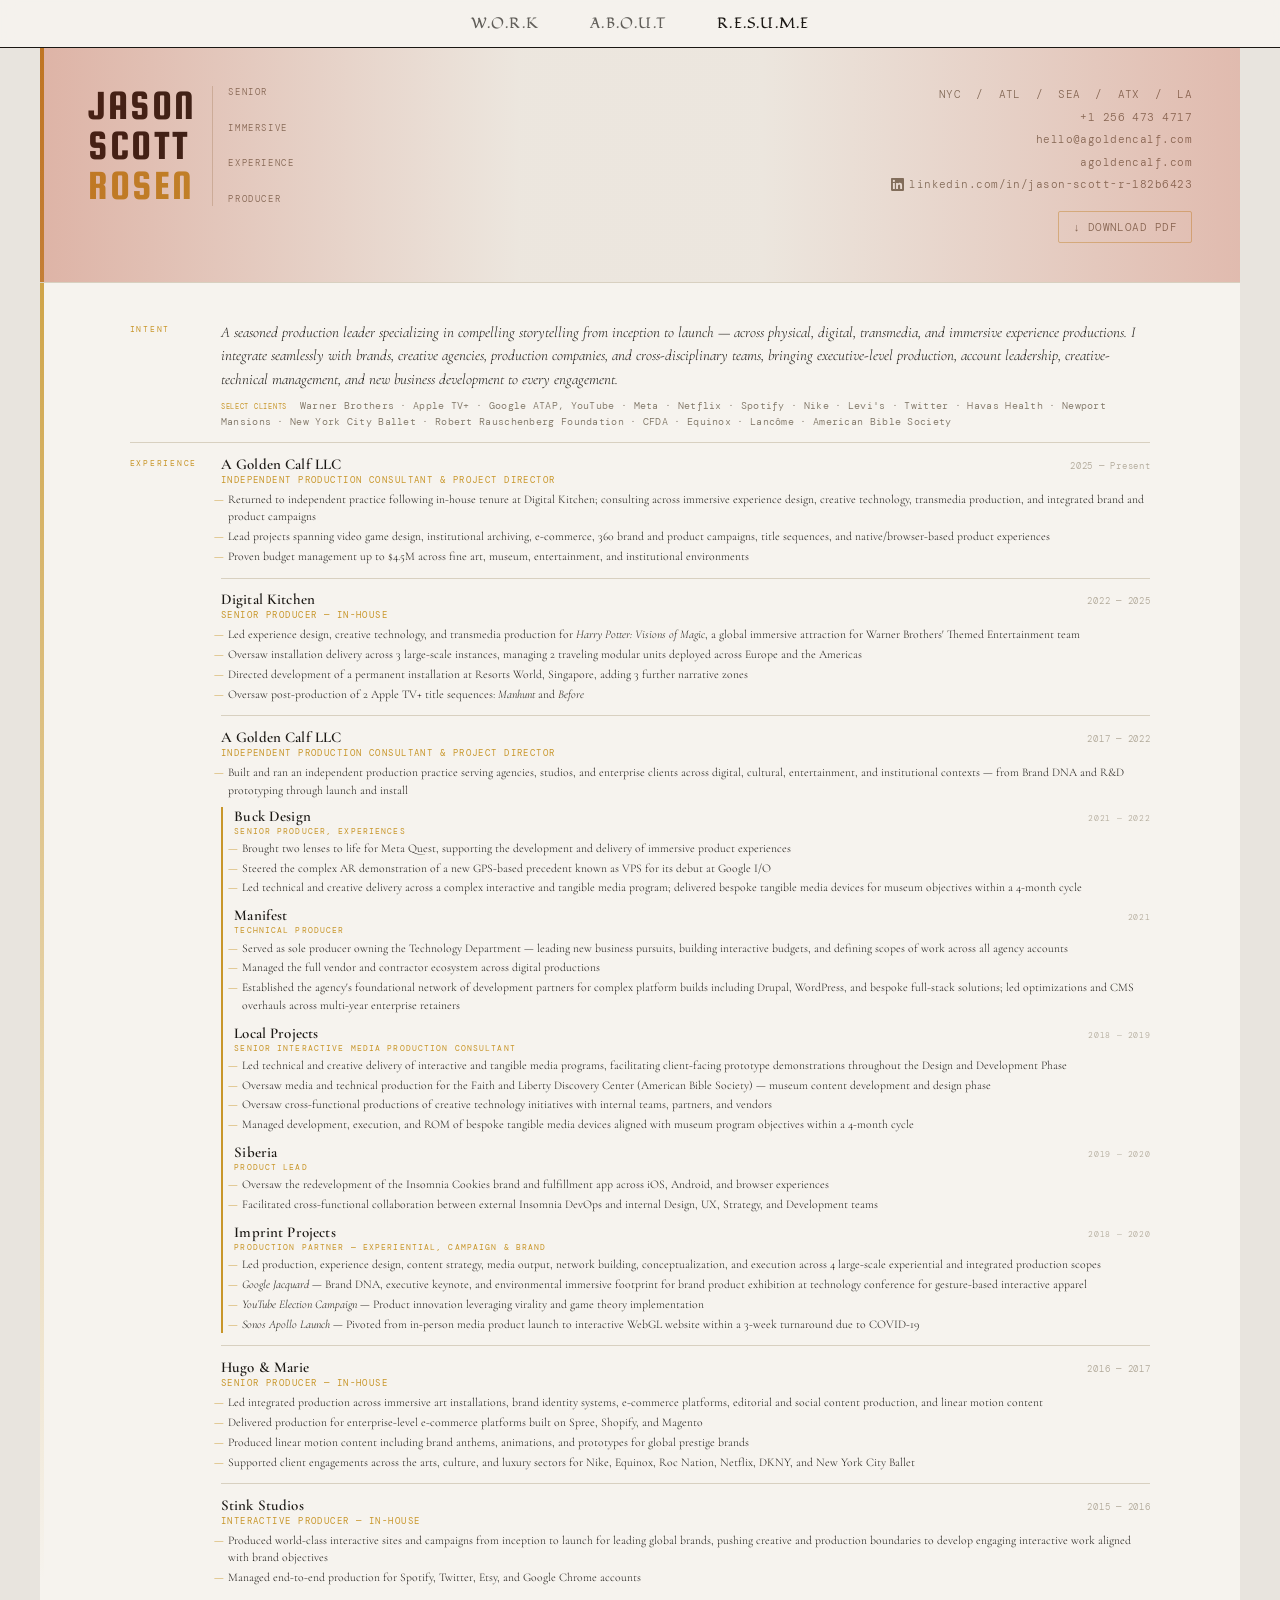
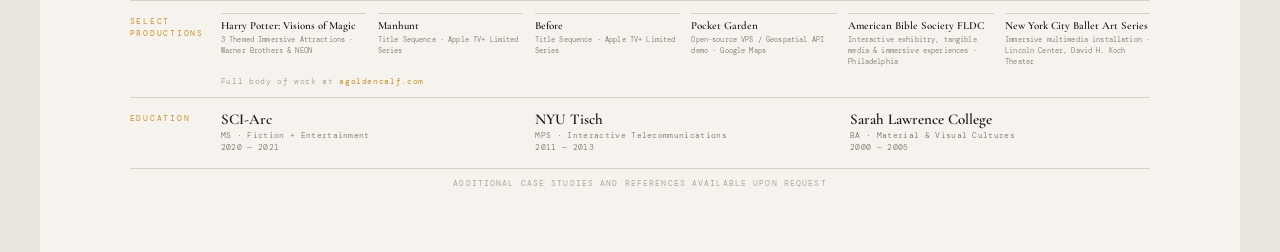
<file: resume.html>
<!DOCTYPE html>
<html lang="en">
<head>
<meta charset="UTF-8">
<title>Jason Scott Rosen — Resume</title>
<link href="https://fonts.googleapis.com/css2?family=Squada+One&family=Cormorant+Garamond:ital,wght@0,300;0,400;0,600;1,300;1,400&family=DM+Mono:wght@300;400&display=swap" rel="stylesheet">
<style>
  :root {
    --gold: #C8962A;
    --ink: #1A1713;
    --mid: #7A7060;
    --light: #B0A898;
    --rule: #D8D0C0;
    --bg: #F6F3EE;
  }

  * { margin: 0; padding: 0; box-sizing: border-box; }

  body {
    background: #E8E4DE;
    font-family: 'Cormorant Garamond', Georgia, serif;
    color: var(--ink);
    font-size: 15px;
    -webkit-print-color-adjust: exact;
    print-color-adjust: exact;
  }

  .page {
    background: var(--bg);
    max-width: 1200px;
    width: 100%;
    margin: 0 auto;
    padding: clamp(32px, 5vw, 80px) clamp(40px, 7vw, 120px);
    position: relative;
  }

  /* gold left stripe */
  .page::before {
    content: '';
    position: absolute;
    top: 0; left: 0;
    width: 3.5px;
    height: 100%;
    background: linear-gradient(to bottom, var(--gold), transparent 85%);
  }

  @media print {
    body { display: block; padding-top: 0; background: none; }
    .site-nav, .hamburger, .mobile-menu, .pdf-btn-inline { display: none !important; }
    .page { max-width: 100%; padding: 0.5in 0.65in; box-shadow: none; }
    .closing { margin-top: 0.2in; padding-top: 0.15in; }
  }

  /* ── HEADER ── */
  .header {
    display: flex;
    justify-content: space-between;
    align-items: flex-start;
    padding: clamp(20px,3vw,40px) clamp(24px,4vw,48px);
    margin: calc(-1 * clamp(32px,5vw,80px)) calc(-1 * clamp(40px,7vw,120px)) clamp(20px,3vw,40px);
    border-bottom: 0.75px solid var(--rule);
    position: relative;
    overflow: hidden;
    flex-wrap: wrap;
    gap: clamp(16px,3vw,32px);
  }

  .header::before {
    content: '';
    position: absolute;
    inset: 0;
    background: linear-gradient(to right, rgba(172, 50, 20, 0.33), rgba(165, 138, 108, 0.12) 40%, rgba(165, 138, 108, 0.12) 60%, rgba(172, 50, 20, 0.29));
    pointer-events: none;
  }

  .name-unit {
    display: flex;
    align-items: stretch;
    gap: 0.16in;
  }

  .name-col {
    display: flex;
    flex-direction: column;
    line-height: 1;
  }

  .name-col span {
    font-family: 'Squada One', sans-serif;
    font-size: clamp(28px, 5vw, 42px);
    text-transform: uppercase;
    letter-spacing: 0.06em;
    line-height: 0.95;
    color: var(--ink);
  }

  .name-col span.gold { color: var(--gold); }

  .rule-v {
    width: 1px;
    background: var(--rule);
    align-self: stretch;
    flex-shrink: 0;
  }

  .title-col {
    display: flex;
    flex-direction: column;
    justify-content: space-between;
    padding: 2px 0;
  }

  .title-col span {
    font-family: 'DM Mono', monospace;
    font-size: 9px;
    font-weight: 300;
    letter-spacing: 0.18em;
    text-transform: uppercase;
    color: var(--mid);
    line-height: 1;
  }

  .contact-col {
    text-align: right;
    display: flex;
    flex-direction: column;
    justify-content: flex-start;
    gap: 6px;
    /* Clear hamburger button on mobile */
    padding-right: 0;
  }

  .contact-col p,
  .contact-col a {
    font-family: 'DM Mono', monospace;
    font-size: 11px;
    font-weight: 300;
    color: var(--mid);
    letter-spacing: 0.04em;
    line-height: 1.5;
    text-decoration: none;
  }

  .contact-col a:hover { color: var(--gold); }

  .linkedin-link {
    display: flex;
    align-items: center;
    justify-content: flex-end;
    gap: 5px;
  }

  .linkedin-link svg {
    width: 13px;
    height: 13px;
    fill: var(--mid);
    flex-shrink: 0;
    transition: fill 0.15s ease;
  }

  .linkedin-link:hover svg { fill: var(--gold); }

  @media (max-width: 768px) {
    .contact-col {
      text-align: left;
      padding-right: 56px;
    }
    .linkedin-link { justify-content: flex-start; }
    .contact-col p,
    .contact-col a { font-size: 13px; }
    .title-col span { font-size: 11px; }
    .s-label { font-size: 10px; }
    .section { flex-direction: column; gap: 4px; }
    .s-label { width: 100%; }
    .bullets li { font-size: 14px; }
    .job-name { font-size: 16px; }
    .job-role { font-size: 11px; }
    .sub-name { font-size: 14px; }
    .intent-text { font-size: 15px; }
  }

  @media (max-width: 480px) {
    .contact-col { padding-right: 0; }
    .name-col span { font-size: 28px; }
  }

  /* ── BODY: two-col with floats, no grid ── */
  .body-wrap { width: 100%; }

  .section {
    display: flex;
    gap: 0.2in;
    margin-bottom: 0.12in;
  }

  .s-label {
    width: 0.75in;
    flex-shrink: 0;
    font-family: 'DM Mono', monospace;
    font-size: 8px;
    letter-spacing: 0.22em;
    text-transform: uppercase;
    color: var(--gold);
    padding-top: 2px;
    line-height: 1.5;
  }

  .s-content { flex: 1; min-width: 0; }

  hr.rule {
    border: none;
    border-top: 0.75px solid var(--rule);
    margin: 0.12in 0;
  }

  /* ── INTENT ── */
  .intent-text {
    font-size: 15px;
    font-weight: 300;
    font-style: italic;
    line-height: 1.55;
    color: var(--ink);
    margin-bottom: 0.07in;
  }

  .clients {
    font-family: 'DM Mono', monospace;
    font-size: 10px;
    font-weight: 300;
    color: var(--mid);
    line-height: 1.65;
    letter-spacing: 0.03em;
  }

  .clients strong {
    font-weight: 400;
    color: var(--gold);
    letter-spacing: 0.1em;
    font-size: 5.5pt;
    text-transform: uppercase;
  }

  /* ── EXPERIENCE ── */
  .job { margin-bottom: 0.13in; }
  .job:last-child { margin-bottom: 0; }

  .job-head {
    display: flex;
    justify-content: space-between;
    align-items: baseline;
    margin-bottom: 1px;
  }

  .job-name {
    font-size: 15px;
    font-weight: 600;
    letter-spacing: 0.01em;
    color: var(--ink);
  }

  .job-dates {
    font-family: 'DM Mono', monospace;
    font-size: 9px;
    font-weight: 300;
    color: var(--light);
    letter-spacing: 0.08em;
    white-space: nowrap;
  }

  .job-role {
    font-family: 'DM Mono', monospace;
    font-size: 9px;
    font-weight: 400;
    color: var(--gold);
    letter-spacing: 0.16em;
    text-transform: uppercase;
    margin-bottom: 0.055in;
  }

  ul.bullets {
    list-style: none;
    padding: 0;
    margin: 0;
  }

  ul.bullets li {
    font-size: 8.8pt;
    font-weight: 300;
    line-height: 1.48;
    color: var(--ink);
    padding-left: 0.65em;
    position: relative;
    margin-bottom: 0.025in;
  }

  ul.bullets li::before {
    content: '—';
    position: absolute;
    left: -0.55em;
    color: var(--gold);
  }

  /* ── SUB-ENGAGEMENTS ── */
  .subs {
    border-left: 2px solid var(--gold);
    padding-left: 0.12in;
    margin-top: 0.08in;
  }

  .sub { margin-bottom: 0.1in; }
  .sub:last-child { margin-bottom: 0; }

  .sub-head {
    display: flex;
    justify-content: space-between;
    align-items: baseline;
    margin-bottom: 1px;
  }

  .sub-name {
    font-size: 15px;
    font-weight: 600;
    color: var(--ink);
    letter-spacing: 0.01em;
  }

  .sub-dates {
    font-family: 'DM Mono', monospace;
    font-size: 8px;
    font-weight: 300;
    color: var(--light);
    letter-spacing: 0.08em;
    white-space: nowrap;
  }

  .sub-role {
    font-family: 'DM Mono', monospace;
    font-size: 8px;
    font-weight: 400;
    color: var(--gold);
    letter-spacing: 0.14em;
    text-transform: uppercase;
    margin-bottom: 0.045in;
  }

  /* ── PRODUCTIONS ── */
  .prods {
    display: flex;
    gap: 0.12in;
    flex-wrap: nowrap;
  }

  .prod {
    flex: 1;
    border-top: 0.75px solid var(--rule);
    padding-top: 0.055in;
  }

  .prod-title {
    font-size: 8.2pt;
    font-weight: 600;
    line-height: 1.25;
    color: var(--ink);
    margin-bottom: 2px;
  }

  .prod-title a {
    color: var(--ink);
    text-decoration: none;
  }

  .prod-title a:hover { color: var(--gold); }

  .prod-desc {
    font-family: 'DM Mono', monospace;
    font-size: 5.5pt;
    font-weight: 300;
    color: var(--mid);
    line-height: 1.5;
    letter-spacing: 0.02em;
  }

  .port-note {
    font-family: 'DM Mono', monospace;
    font-size: 8px;
    color: var(--light);
    letter-spacing: 0.08em;
    margin-top: 0.08in;
  }

  .port-note a { color: var(--gold); text-decoration: none; }
  .port-note a:hover { color: var(--ink); }

  /* ── EDUCATION ── */
  .edu-grid {
    display: flex;
    gap: 0.15in;
  }

  .edu-item { flex: 1; }

  .edu-school {
    font-size: 15px;
    font-weight: 600;
    color: var(--ink);
    margin-bottom: 1px;
  }

  .edu-detail {
    font-family: 'DM Mono', monospace;
    font-size: 8px;
    font-weight: 300;
    color: var(--mid);
    line-height: 1.6;
    letter-spacing: 0.04em;
  }

  /* ── CLOSING ── */
  .closing {
    font-family: 'DM Mono', monospace;
    font-size: 8px;
    color: var(--light);
    letter-spacing: 0.14em;
    text-transform: uppercase;
    text-align: center;
    margin-top: 0.14in;
    padding-top: 0.1in;
    border-top: 0.75px solid var(--rule);
  }

  em { font-style: italic; }
</style>
<link href="https://fonts.googleapis.com/css2?family=Fondamento:ital@0;1&family=Tenor+Sans&display=swap" rel="stylesheet">
<style>
  /* === SITE NAV === */
  .site-nav {
    position: fixed;
    top: 0; left: 0; right: 0;
    height: 48px;
    background: rgba(246,243,238,0.92);
    backdrop-filter: blur(8px);
    border-bottom: 1px solid #1A1713;
    display: flex;
    align-items: center;
    justify-content: center;
    gap: clamp(24px,4vw,64px);
    z-index: 100;
  }
  .site-nav a {
    font-family: 'Fondamento', serif;
    font-size: 15px;
    letter-spacing: 0.08em;
    color: #1A1713;
    text-decoration: none;
    opacity: 0.68;
    transition: opacity 0.2s;
  }
  .site-nav a:hover, .site-nav a.active { opacity: 1; }

  /* === HAMBURGER === */
  .hamburger {
    display: none;
    position: fixed;
    right: clamp(24px,5vw,80px);
    top: 12px;
    width: 40px; height: 40px;
    align-items: center;
    justify-content: center;
    z-index: 9999;
    background: none;
    border: none;
    cursor: pointer;
    padding: 0;
  }
  .hamburger-bars { width: 24px; height: 16px; position: relative; }
  .hamburger span {
    display: block;
    position: absolute;
    height: 2px;
    border-radius: 1px;
    transform-origin: center;
  }
  .hamburger span:nth-child(1) { width:100%; top:0; left:0; background:#1A1713; transition: transform 0.75s cubic-bezier(0.77,0,0.175,1); }
  .hamburger span:nth-child(2) { width:65%; top:50%; left:0; margin-top:-1px; background:#C8962A; transition: width 0.5s ease 0.1s, opacity 0.45s ease; }
  .hamburger span:nth-child(3) { width:100%; bottom:0; left:0; background:#1A1713; transition: transform 0.75s cubic-bezier(0.77,0,0.175,1); }
  .hamburger.open span:nth-child(1) { transform: translateY(7.25px) rotate(45deg); background:#C8962A; }
  .hamburger.open span:nth-child(2) { width:0; opacity:0; }
  .hamburger.open span:nth-child(3) { transform: translateY(-7.25px) rotate(-45deg); background:#C8962A; }

  /* === MOBILE MENU === */
  .mobile-menu {
    display: none;
    position: fixed;
    top: 0; right: 0;
    width: min(320px,88vw);
    height: 100vh;
    z-index: 200;
    flex-direction: column;
    justify-content: center;
    align-items: flex-start;
    padding: 64px 40px 48px;
    transform: translateX(100%);
    transition: transform 1.1s cubic-bezier(0.77,0,0.175,1);
    background: #F0E6CC;
    border-left: 2px solid rgba(200,150,42,0.5);
  }
  .mobile-menu.open { transform: translateX(0); }
  .mobile-menu a {
    font-family: 'Fondamento', serif;
    font-size: 21px;
    letter-spacing: 0.1em;
    color: #2A2218;
    text-decoration: none;
    padding: 17px 0;
    width: 100%;
    border-bottom: 0.75px solid rgba(90,60,20,0.14);
    display: block;
  }
  .mobile-menu a:last-child { border-bottom: none; }
  .mobile-menu a.active { color: #C8962A; }

  /* === PDF BUTTON — inline in contact col === */
  .pdf-btn-inline {
    margin-top: 12px;
    font-family: 'DM Mono', monospace;
    font-size: 10px;
    letter-spacing: 0.16em;
    text-transform: uppercase;
    color: var(--gold);
    text-decoration: none;
    border: 1px solid rgba(200,150,42,0.45);
    padding: 7px 14px;
    border-radius: 2px;
    display: inline-block;
    align-self: flex-end;
    transition: border-color 0.2s, background 0.2s;
  }
  .pdf-btn-inline:hover {
    border-color: var(--gold);
    background: rgba(200,150,42,0.06);
  }
  @media (max-width: 768px) {
    .pdf-btn-inline { align-self: flex-start; }
  }

  @media (max-width: 768px) {
    .site-nav { display: none; }
    .hamburger { display: flex; }
    .mobile-menu { display: flex; }
    body { padding-top: 0; }
  }
  @media (min-width: 769px) {
    body { padding-top: 48px; }
  }
</style>
</head>
<body>

<!-- Site Nav -->
<nav class="site-nav">
  <a href="index.html">W.O.R.K</a>
  <a href="about.html">A.B.O.U.T</a>
  <a href="resume.html" class="active">R.E.S.U.M.E</a>
</nav>

<!-- Hamburger -->
<button class="hamburger" aria-label="Open menu" aria-expanded="false" onclick="this.classList.toggle('open'); document.querySelector('.mobile-menu').classList.toggle('open');">
  <div class="hamburger-bars">
    <span></span><span></span><span></span>
  </div>
</button>

<!-- Mobile Menu -->
<div class="mobile-menu">
  <a href="index.html">W.O.R.K</a>
  <a href="about.html">A.B.O.U.T</a>
  <a href="resume.html" class="active">R.E.S.U.M.E</a>
</div>

<div class="page">

  <!-- HEADER -->
  <div class="header">
    <div class="name-unit">
      <div class="name-col">
        <span>Jason</span>
        <span>Scott</span>
        <span class="gold">Rosen</span>
      </div>
      <div class="rule-v"></div>
      <div class="title-col">
        <span>Senior</span>
        <span>Immersive</span>
        <span>Experience</span>
        <span>Producer</span>
      </div>
    </div>
    <div class="contact-col">
      <p>NYC &nbsp;/&nbsp; ATL &nbsp;/&nbsp; SEA &nbsp;/&nbsp; ATX &nbsp;/&nbsp; LA</p>
      <p><a href="tel:+12564734717">+1 256 473 4717</a></p>
      <p><a href="mailto:hello@agoldencalf.com">hello@agoldencalf.com</a></p>
      <p><a href="https://agoldencalf.com" target="_blank">agoldencalf.com</a></p>
      <p><a href="https://linkedin.com/in/jason-scott-r-182b6423" target="_blank" class="linkedin-link"><svg xmlns="http://www.w3.org/2000/svg" viewBox="0 0 24 24"><path d="M20.447 20.452h-3.554v-5.569c0-1.328-.027-3.037-1.852-3.037-1.853 0-2.136 1.445-2.136 2.939v5.667H9.351V9h3.414v1.561h.046c.477-.9 1.637-1.85 3.37-1.85 3.601 0 4.267 2.37 4.267 5.455v6.286zM5.337 7.433a2.062 2.062 0 01-2.063-2.065 2.064 2.064 0 112.063 2.065zm1.782 13.019H3.555V9h3.564v11.452zM22.225 0H1.771C.792 0 0 .774 0 1.729v20.542C0 23.227.792 24 1.771 24h20.451C23.2 24 24 23.227 24 22.271V1.729C24 .774 23.2 0 22.222 0h.003z"/></svg>linkedin.com/in/jason-scott-r-182b6423</a></p>
      <a href="Jason Scott Rosen — 2026 | Resume.pdf" download class="pdf-btn-inline">↓ Download PDF</a>
    </div>
  </div>

  <div class="body-wrap">

    <!-- INTENT -->
    <div class="section">
      <div class="s-label">Intent</div>
      <div class="s-content">
        <p class="intent-text">A seasoned production leader specializing in compelling storytelling from inception to launch — across physical, digital, transmedia, and immersive experience productions. I integrate seamlessly with brands, creative agencies, production companies, and cross-disciplinary teams, bringing executive-level production, account leadership, creative-technical management, and new business development to every engagement.</p>
        <p class="clients"><strong>Select Clients</strong>&nbsp;&nbsp;Warner Brothers · Apple TV+ · Google ATAP, YouTube · Meta · Netflix · Spotify · Nike · Levi's · Twitter · Havas Health · Newport Mansions · New York City Ballet · Robert Rauschenberg Foundation · CFDA · Equinox · Lancôme · American Bible Society</p>
      </div>
    </div>

    <hr class="rule">

    <!-- EXPERIENCE -->
    <div class="section">
      <div class="s-label">Experience</div>
      <div class="s-content">

        <!-- A GOLDEN CALF 2025 -->
        <div class="job">
          <div class="job-head">
            <div class="job-name">A Golden Calf LLC</div>
            <div class="job-dates">2025 — Present</div>
          </div>
          <div class="job-role">Independent Production Consultant &amp; Project Director</div>
          <ul class="bullets">
            <li>Returned to independent practice following in-house tenure at Digital Kitchen; consulting across immersive experience design, creative technology, transmedia production, and integrated brand and product campaigns</li>
            <li>Lead projects spanning video game design, institutional archiving, e-commerce, 360 brand and product campaigns, title sequences, and native/browser-based product experiences</li>
            <li>Proven budget management up to $4.5M across fine art, museum, entertainment, and institutional environments</li>
          </ul>
        </div>

        <hr class="rule">

        <!-- DIGITAL KITCHEN -->
        <div class="job">
          <div class="job-head">
            <div class="job-name">Digital Kitchen</div>
            <div class="job-dates">2022 — 2025</div>
          </div>
          <div class="job-role">Senior Producer — In-House</div>
          <ul class="bullets">
            <li>Led experience design, creative technology, and transmedia production for <em>Harry Potter: Visions of Magic</em>, a global immersive attraction for Warner Brothers' Themed Entertainment team</li>
            <li>Oversaw installation delivery across 3 large-scale instances, managing 2 traveling modular units deployed across Europe and the Americas</li>
            <li>Directed development of a permanent installation at Resorts World, Singapore, adding 3 further narrative zones</li>
            <li>Oversaw post-production of 2 Apple TV+ title sequences: <em>Manhunt</em> and <em>Before</em></li>
          </ul>
        </div>

        <hr class="rule">

        <!-- A GOLDEN CALF 2017 -->
        <div class="job">
          <div class="job-head">
            <div class="job-name">A Golden Calf LLC</div>
            <div class="job-dates">2017 — 2022</div>
          </div>
          <div class="job-role">Independent Production Consultant &amp; Project Director</div>
          <ul class="bullets">
            <li>Built and ran an independent production practice serving agencies, studios, and enterprise clients across digital, cultural, entertainment, and institutional contexts — from Brand DNA and R&amp;D prototyping through launch and install</li>
          </ul>

          <div class="subs">
            <!-- BUCK -->
            <div class="sub">
              <div class="sub-head">
                <div class="sub-name">Buck Design</div>
                <div class="sub-dates">2021 — 2022</div>
              </div>
              <div class="sub-role">Senior Producer, Experiences</div>
              <ul class="bullets">
                <li>Brought two lenses to life for Meta Quest, supporting the development and delivery of immersive product experiences</li>
                <li>Steered the complex AR demonstration of a new GPS-based precedent known as VPS for its debut at Google I/O</li>
                <li>Led technical and creative delivery across a complex interactive and tangible media program; delivered bespoke tangible media devices for museum objectives within a 4-month cycle</li>
              </ul>
            </div>

            <!-- MANIFEST -->
            <div class="sub">
              <div class="sub-head">
                <div class="sub-name">Manifest</div>
                <div class="sub-dates">2021</div>
              </div>
              <div class="sub-role">Technical Producer</div>
              <ul class="bullets">
                <li>Served as sole producer owning the Technology Department — leading new business pursuits, building interactive budgets, and defining scopes of work across all agency accounts</li>
                <li>Managed the full vendor and contractor ecosystem across digital productions</li>
                <li>Established the agency's foundational network of development partners for complex platform builds including Drupal, WordPress, and bespoke full-stack solutions; led optimizations and CMS overhauls across multi-year enterprise retainers</li>
              </ul>
            </div>

            <!-- LOCAL PROJECTS -->
            <div class="sub">
              <div class="sub-head">
                <div class="sub-name">Local Projects</div>
                <div class="sub-dates">2018 — 2019</div>
              </div>
              <div class="sub-role">Senior Interactive Media Production Consultant</div>
              <ul class="bullets">
                <li>Led technical and creative delivery of interactive and tangible media programs, facilitating client-facing prototype demonstrations throughout the Design and Development Phase</li>
                <li>Oversaw media and technical production for the Faith and Liberty Discovery Center (American Bible Society) — museum content development and design phase</li>
                <li>Oversaw cross-functional productions of creative technology initiatives with internal teams, partners, and vendors</li>
                <li>Managed development, execution, and ROM of bespoke tangible media devices aligned with museum program objectives within a 4-month cycle</li>
              </ul>
            </div>

            <!-- SIBERIA -->
            <div class="sub">
              <div class="sub-head">
                <div class="sub-name">Siberia</div>
                <div class="sub-dates">2019 — 2020</div>
              </div>
              <div class="sub-role">Product Lead</div>
              <ul class="bullets">
                <li>Oversaw the redevelopment of the Insomnia Cookies brand and fulfillment app across iOS, Android, and browser experiences</li>
                <li>Facilitated cross-functional collaboration between external Insomnia DevOps and internal Design, UX, Strategy, and Development teams</li>
              </ul>
            </div>

            <!-- IMPRINT -->
            <div class="sub">
              <div class="sub-head">
                <div class="sub-name">Imprint Projects</div>
                <div class="sub-dates">2018 — 2020</div>
              </div>
              <div class="sub-role">Production Partner — Experiential, Campaign &amp; Brand</div>
              <ul class="bullets">
                <li>Led production, experience design, content strategy, media output, network building, conceptualization, and execution across 4 large-scale experiential and integrated production scopes</li>
                <li><em>Google Jacquard</em> — Brand DNA, executive keynote, and environmental immersive footprint for brand product exhibition at technology conference for gesture-based interactive apparel</li>
                <li><em>YouTube Election Campaign</em> — Product innovation leveraging virality and game theory implementation</li>
                <li><em>Sonos Apollo Launch</em> — Pivoted from in-person media product launch to interactive WebGL website within a 3-week turnaround due to COVID-19</li>
              </ul>
            </div>
          </div>
        </div>

        <hr class="rule">

        <!-- HUGO & MARIE -->
        <div class="job">
          <div class="job-head">
            <div class="job-name">Hugo &amp; Marie</div>
            <div class="job-dates">2016 — 2017</div>
          </div>
          <div class="job-role">Senior Producer — In-House</div>
          <ul class="bullets">
            <li>Led integrated production across immersive art installations, brand identity systems, e-commerce platforms, editorial and social content production, and linear motion content</li>
            <li>Delivered production for enterprise-level e-commerce platforms built on Spree, Shopify, and Magento</li>
            <li>Produced linear motion content including brand anthems, animations, and prototypes for global prestige brands</li>
            <li>Supported client engagements across the arts, culture, and luxury sectors for Nike, Equinox, Roc Nation, Netflix, DKNY, and New York City Ballet</li>
          </ul>
        </div>

        <hr class="rule">

        <!-- STINK STUDIOS -->
        <div class="job" style="margin-bottom:0;">
          <div class="job-head">
            <div class="job-name">Stink Studios</div>
            <div class="job-dates">2015 — 2016</div>
          </div>
          <div class="job-role">Interactive Producer — In-House</div>
          <ul class="bullets">
            <li>Produced world-class interactive sites and campaigns from inception to launch for leading global brands, pushing creative and production boundaries to develop engaging interactive work aligned with brand objectives</li>
            <li>Managed end-to-end production for Spotify, Twitter, Etsy, and Google Chrome accounts</li>
          </ul>
        </div>

      </div>
    </div>

    <hr class="rule">

    <!-- SELECT PRODUCTIONS -->
    <div class="section">
      <div class="s-label">Select<br>Productions</div>
      <div class="s-content">
        <div class="prods">
          <div class="prod">
            <div class="prod-title"><a href="https://www.thisisdk.com/harry-potter-visions-of-magic" target="_blank">Harry Potter: Visions of Magic</a></div>
            <div class="prod-desc">3 Themed Immersive Attractions · Warner Brothers &amp; NEON</div>
          </div>
          <div class="prod">
            <div class="prod-title"><a href="https://www.thisisdk.com/manhunt" target="_blank">Manhunt</a></div>
            <div class="prod-desc">Title Sequence · Apple TV+ Limited Series</div>
          </div>
          <div class="prod">
            <div class="prod-title"><a href="https://www.stashmedia.tv/digital-kitchen-captures-dreams-of-before-on-apple-tv/" target="_blank">Before</a></div>
            <div class="prod-desc">Title Sequence · Apple TV+ Limited Series</div>
          </div>
          <div class="prod">
            <div class="prod-title"><a href="https://buck.co/work/google-gracie-pocket-garden" target="_blank">Pocket Garden</a></div>
            <div class="prod-desc">Open-source VPS / Geospatial API demo · Google Maps</div>
          </div>
          <div class="prod">
            <div class="prod-title"><a href="https://localprojects.com/work/museums-attractions/the-faith-and-liberty-discovery-center/" target="_blank">American Bible Society FLDC</a></div>
            <div class="prod-desc">Interactive exhibitry, tangible media &amp; immersive experiences · Philadelphia</div>
          </div>
          <div class="prod">
            <div class="prod-title"><a href="http://www.santtumustonen.com/catalogue/the-new-york-city-ballet" target="_blank">New York City Ballet Art Series</a></div>
            <div class="prod-desc">Immersive multimedia installation · Lincoln Center, David H. Koch Theater</div>
          </div>
        </div>
        <p class="port-note">Full body of work at <a href="https://agoldencalf.com" target="_blank">agoldencalf.com</a></p>
      </div>
    </div>

    <hr class="rule">

    <!-- EDUCATION -->
    <div class="section" style="margin-bottom:0;">
      <div class="s-label">Education</div>
      <div class="s-content">
        <div class="edu-grid">
          <div class="edu-item">
            <div class="edu-school">SCI-Arc</div>
            <div class="edu-detail">MS · Fiction + Entertainment<br>2020 — 2021</div>
          </div>
          <div class="edu-item">
            <div class="edu-school">NYU Tisch</div>
            <div class="edu-detail">MPS · Interactive Telecommunications<br>2011 — 2013</div>
          </div>
          <div class="edu-item">
            <div class="edu-school">Sarah Lawrence College</div>
            <div class="edu-detail">BA · Material &amp; Visual Cultures<br>2000 — 2005</div>
          </div>
        </div>
      </div>
    </div>

    <p class="closing">Additional case studies and references available upon request</p>

  </div>
</div>
</body>
</html>
</file>
<file: css/styles.css>
/* === FONTS === */
@font-face {
  font-family: 'Fondamento';
  src: url('../fonts/fondamento-regular.woff2') format('woff2');
  font-weight: 400;
  font-style: normal;
  font-display: swap;
}
@font-face {
  font-family: 'Fondamento';
  src: url('../fonts/fondamento-italic.woff2') format('woff2');
  font-weight: 400;
  font-style: italic;
  font-display: swap;
}

/* === VARIABLES === */
:root {
  --sand: #beb2a2;
  --ink: #191916;
  --ember: #e6542d;
  --white: #ffffff;
  --nav-height: 48px;
  --font-display: 'Cinzel', serif;
  --font-body: 'Cormorant Garamond', Georgia, serif;
  --max-w: 1320px;
  --pad-x: clamp(24px, 5vw, 80px);
  --gold: #C8962A;
  --parchment: #F0E6CC;
  --scroll-ink: #2A2218;
}

/* === RESET === */
*, *::before, *::after { box-sizing: border-box; margin: 0; padding: 0; }
html { font-size: 16px; scroll-behavior: smooth; }
body {
  background-color: var(--sand);
  color: var(--ink);
  font-family: var(--font-body);
  font-weight: 300;
  line-height: 1.6;
  min-height: 100vh;
  display: flex;
  flex-direction: column;
}
img { display: block; max-width: 100%; }
a { color: inherit; text-decoration: none; }
button { background: none; border: none; cursor: pointer; font: inherit; color: inherit; }

/* === NAV === */
.site-header {
  position: fixed;
  top: 0; left: 0; right: 0;
  z-index: 100;
}

.nav {
  height: var(--nav-height);
  background-color: rgba(255,255,255,0.2);
  backdrop-filter: blur(8px);
  -webkit-backdrop-filter: blur(8px);
  border-bottom: 1px solid var(--ink);
  display: flex;
  align-items: center;
  justify-content: center;
  padding: 0 var(--pad-x);
  position: relative;
}

.nav-links {
  display: flex;
  gap: clamp(24px, 4vw, 64px);
  align-items: center;
}

.nav-link {
  position: relative;
  z-index: 0;
  font-family: var(--font-display);
  font-size: clamp(15px, 1.55vw, 21px);
  letter-spacing: 0.08em;
  color: var(--ink);
  opacity: 0.68;
  transition: opacity 0.25s ease;
}
.nav-link::before {
  content: '';
  position: absolute;
  z-index: -1;
  inset: -0.35em -0.55em;
  background: radial-gradient(ellipse at center, rgba(255,255,255,0.72) 0%, rgba(255,255,255,0.34) 46%, rgba(255,255,255,0) 72%);
  filter: blur(7px);
  opacity: 0;
  transform: scaleX(0.75);
  transition: opacity 0.35s ease, transform 0.35s ease;
}
.nav-link:hover::before,
.nav-link:focus-visible::before { opacity: 1; transform: scaleX(1); }
.nav-link:hover { opacity: 1; }
.nav-link--active { opacity: 1; }

/* === HAMBURGER === */
.hamburger {
  display: none;
  position: fixed;
  right: var(--pad-x);
  top: 12px;
  width: 40px;
  height: 40px;
  align-items: center;
  justify-content: center;
  z-index: 9999;
  border-radius: 50%;
  transition: box-shadow 0.75s ease;
  background: none;
  border: none;
  cursor: pointer;
}

.hamburger.open {
  animation: glowPulse 2.8s ease-in-out infinite;
}

@keyframes glowPulse {
  0%, 100% {
    box-shadow: 0 0 0 1px rgba(200,150,42,0.5), 0 0 18px 5px rgba(200,150,42,0.3);
  }
  50% {
    box-shadow: 0 0 0 1px rgba(200,150,42,0.8), 0 0 28px 10px rgba(200,150,42,0.5);
  }
}

.hamburger-bars {
  width: 24px;
  height: 16px;
  position: relative;
}

.hamburger span {
  display: block;
  position: absolute;
  height: 2px;
  border-radius: 1px;
  transform-origin: center;
  box-shadow: 0 0 8px rgba(200,150,42,0.9), 0 0 16px rgba(200,150,42,0.5);
}

.hamburger span:nth-child(1) {
  width: 100%;
  top: 0; left: 0;
  background: var(--ink);
  transition: transform 0.75s cubic-bezier(0.77,0,0.175,1), background 0.5s ease;
}
.hamburger span:nth-child(2) {
  width: 65%;
  top: 50%; left: 0;
  margin-top: -1px;
  background: var(--gold);
  transition: width 0.5s ease 0.1s, opacity 0.45s ease;
}
.hamburger span:nth-child(3) {
  width: 100%;
  bottom: 0; left: 0;
  background: var(--ink);
  transition: transform 0.75s cubic-bezier(0.77,0,0.175,1), background 0.5s ease;
}

.hamburger.open span:nth-child(1) {
  transform: translateY(7.25px) rotate(45deg);
  background: var(--gold);
}
.hamburger.open span:nth-child(2) {
  width: 0%;
  opacity: 0;
}
.hamburger.open span:nth-child(3) {
  transform: translateY(-7.25px) rotate(-45deg);
  background: var(--gold);
}

/* === MENU BACKDROP === */
.menu-backdrop {
  position: fixed;
  inset: 0;
  z-index: 150;
  background: rgba(26,23,19,0.52);
  opacity: 0;
  pointer-events: none;
  transition: opacity 1.0s ease;
}
.menu-backdrop.open {
  opacity: 1;
  pointer-events: all;
}

/* === MOBILE MENU === */
.mobile-menu {
  display: none;
  position: fixed;
  top: 0; right: 0;
  width: min(320px, 88vw);
  height: 100vh;
  z-index: 200;
  flex-direction: column;
  justify-content: center;
  align-items: flex-start;
  padding: 64px 40px 48px;
  overflow: hidden;
  transform: translateX(100%);
  transition: transform 1.1s cubic-bezier(0.77,0,0.175,1);
  background-color: var(--parchment);
  background-image:
    radial-gradient(ellipse at 0% 0%, rgba(172,50,20,0.38) 0%, rgba(172,50,20,0.14) 38%, transparent 60%),
    radial-gradient(ellipse at 110% 110%, rgba(172,50,20,0.20) 0%, transparent 48%);
}

.menu-speckle {
  position: absolute;
  inset: 0;
  width: 100%;
  height: 100%;
  pointer-events: none;
  display: block;
}

.mobile-menu::before {
  content: '';
  position: absolute;
  top: 0; left: 0;
  width: 2px;
  height: 100%;
  background: linear-gradient(to bottom, transparent, var(--gold) 12%, var(--gold) 88%, transparent);
  opacity: 0.7;
}

.mobile-menu.open {
  transform: translateX(0);
}

/* === MOBILE LINKS === */
.mobile-link {
  display: flex;
  font-family: var(--font-display);
  font-size: 21px;
  letter-spacing: 0.1em;
  color: var(--scroll-ink);
  text-decoration: none;
  padding: 17px 0;
  width: 100%;
  border-bottom: 0.75px solid rgba(90,60,20,0.14);
  position: relative;
  z-index: 2;
  overflow: hidden;
}
.mobile-link:last-child { border-bottom: none; }
.mobile-link.nav-link--active { color: var(--gold); }

.mobile-link .letter {
  display: inline-block;
  white-space: pre;
  opacity: 0;
  transform: translateY(80px);
  text-shadow: none;
  transition:
    opacity 1.0s cubic-bezier(0.16,1,0.3,1),
    transform 1.2s cubic-bezier(0.16,1,0.3,1),
    color 0.25s ease,
    text-shadow 0.5s ease;
}

.mobile-menu.open .mobile-link .letter {
  opacity: 1;
  transform: translateY(0);
  text-shadow: 0 0 12px rgba(200,150,42,0.4), 0 0 28px rgba(200,150,42,0.2);
}

.mobile-link .letter.closing {
  opacity: 0 !important;
  transform: translateY(80px) !important;
  transition:
    opacity 1.1s cubic-bezier(0.4,0,1,1),
    transform 1.3s cubic-bezier(0.4,0,1,1),
    color 0.25s ease,
    text-shadow 0.6s ease !important;
}

.mobile-link:hover .letter {
  color: var(--gold);
  text-shadow: 0 0 16px rgba(200,150,42,0.7), 0 0 40px rgba(200,150,42,0.35);
}

/* === LIGHTBOX === */
.lightbox {
  position: fixed;
  inset: 0;
  z-index: 500;
  background-color: rgba(25,25,22,0.97);
  display: flex;
  align-items: flex-start;
  justify-content: center;
  overflow-y: auto;
  overscroll-behavior: contain;
}
.lightbox[hidden] { display: none; }
.lightbox-inner {
  width: 100%;
  max-width: 960px;
  min-height: 100vh;
  padding: clamp(40px, 6vw, 80px) clamp(24px, 5vw, 64px);
  position: relative;
  color: var(--white);
}
.lightbox-close {
  position: fixed;
  top: 20px; right: 24px;
  font-size: 32px;
  line-height: 1;
  color: var(--white);
  opacity: 0.6;
  transition: opacity 0.2s;
  z-index: 501;
}
.lightbox-close:hover { opacity: 1; }
.lightbox-header {
  padding-bottom: clamp(32px, 4vw, 56px);
  border-bottom: 1px solid rgba(255,255,255,0.15);
  margin-bottom: clamp(32px, 4vw, 56px);
}
.lightbox-title {
  font-family: var(--font-display);
  font-size: clamp(28px, 4vw, 56px);
  font-weight: 400;
  line-height: 1.1;
  margin-bottom: 12px;
}
.lightbox-client {
  font-family: var(--font-body);
  font-size: 12px;
  font-weight: 400;
  letter-spacing: 0.1em;
  text-transform: uppercase;
  color: var(--sand);
  margin-bottom: clamp(20px, 2.5vw, 32px);
}
.lightbox-description {
  font-family: var(--font-body);
  font-size: clamp(14px, 1.3vw, 17px);
  font-weight: 300;
  line-height: 1.7;
  color: rgba(255,255,255,0.8);
  max-width: 640px;
}
.lightbox-description p + p { margin-top: 1em; }
.lightbox-media {
  display: flex;
  flex-direction: column;
  gap: clamp(32px, 4vw, 56px);
}
.lb-media-item { width: 100%; }
.lb-video-wrap {
  position: relative;
  aspect-ratio: 16 / 9;
  background: #000;
}
.lb-video-wrap iframe,
.lb-video-wrap video {
  position: absolute;
  inset: 0;
  width: 100%;
  height: 100%;
}
.lb-media-item img { width: 100%; height: auto; display: block; }
.lb-caption {
  margin-top: 14px;
  font-family: var(--font-body);
  font-size: clamp(14px, 1.15vw, 17px);
  font-style: italic;
  font-weight: 300;
  letter-spacing: 0.02em;
  color: rgba(255,255,255,0.88);
}

/* === MAIN === */
.main {
  flex: 1;
  padding-top: var(--nav-height);
}
.page-work .main { padding-top: 0; }

/* === WORK HERO — BOOKEND LAYOUT === */
.work-hero {
  position: relative;
  display: flex;
  flex-direction: column;
  align-items: stretch;
  background-color: var(--sand);
  min-height: clamp(440px, 62vh, 620px);
  justify-content: center;
  overflow: hidden;
}

.work-hero-bg {
  position: absolute;
  inset: 0;
  z-index: 0;
  pointer-events: none;
}
.work-hero-bg-layer {
  position: absolute;
  inset: 0;
  background-image: url('../images/background.png');
  background-size: cover;
  background-position: center top;
  background-repeat: no-repeat;
  filter: saturate(0.62) sepia(0.18) brightness(0.98) contrast(0.95);
}
.work-hero-bg-layer::before {
  content: "";
  position: absolute;
  inset: 0;
  background-color: #8b837b;
  mix-blend-mode: color;
  opacity: 0.8;
  animation: hero-color-wash 12s ease-in-out infinite alternate;
}
@keyframes hero-color-wash {
  0%   { background-color: #8b837b; opacity: 0.82; }
  50%  { background-color: #b4917d; opacity: 0.68; }
  100% { background-color: #ce967d; opacity: 0.52; }
}

.work-hero-content {
  position: relative;
  z-index: 1;
  width: 100%;
  display: flex;
  align-items: center;
  justify-content: center;
  flex: 1;
}

/* === HERO BOOKEND === */
.hero-bookend {
  display: flex;
  align-items: center;
  justify-content: center;
  width: 100%;
  padding: 0 clamp(32px,7vw,100px);
  box-sizing: border-box;
  position: relative;
}

/* LEFT — Golden Calf bottom aligned with logo bottom */
.hero-brand-left {
  flex: 1;
  display: flex;
  justify-content: flex-end;
  align-items: flex-end;
  height: clamp(80px,10vw,140px);
  padding-right: 20px;
  box-sizing: border-box;
}

.hero-brand-left .work-title {
  margin: 0;
  font-family: var(--font-display);
  font-size: clamp(22px,3vw,44px);
  font-weight: 400;
  letter-spacing: 0.1em;
  text-transform: uppercase;
  color: var(--white);
  margin-bottom: 0;
}

/* CENTER — logo mark + quote */
.hero-center {
  display: flex;
  flex-direction: column;
  align-items: center;
  flex-shrink: 0;
  position: relative;
}

.site-mark {
  display: block;
  width: clamp(80px,10vw,140px);
  height: auto;
  opacity: 0.9;
}

.hero-quote {
  position: absolute;
  top: calc(100% + 8px);
  left: 50%;
  transform: translateX(-50%);
  width: 620px;
  text-align: center;
  font-family: var(--font-display);
  font-style: italic;
  font-size: 18px;
  color: rgba(255,255,255,0.85);
  line-height: 1.65;
  pointer-events: none;
  white-space: normal;
  height: 140px;
  display: flex;
  align-items: center;
  justify-content: center;
  flex-wrap: wrap;
}

/* RIGHT — name top aligned with logo top */
.hero-name-right {
  flex: 1;
  display: flex;
  flex-direction: column;
  justify-content: flex-start;
  align-items: flex-start;
  height: clamp(80px,10vw,140px);
  padding-left: 20px;
  box-sizing: border-box;
}

.hero-name {
  font-family: 'Cinzel', serif;
  letter-spacing: 0.18em;
  font-size: clamp(22px,3vw,44px);
  color: var(--white);
  text-transform: uppercase;
  letter-spacing: 0.03em;
  line-height: 1;
  margin: 0 0 8px;
  white-space: nowrap;
}

.hero-title {
  font-family: 'Cinzel', serif;
  color: var(--white);
  text-transform: uppercase;
  letter-spacing: 0.03em;
  line-height: 1;
  margin: 0;
  white-space: nowrap;
  opacity: 0.55;
}

/* Mobile hero */
@media (max-width: 768px) {
  .hero-bookend {
    flex-direction: column;
    align-items: center;
    padding: 28px 24px 32px;
    gap: 0;
  }
  .hero-quote {
    position: relative !important;
    top: auto !important;
    left: auto !important;
    transform: none !important;
    width: 100% !important;
    max-width: 360px;
    height: auto;
    min-height: 80px;
    order: 1;
    margin-top: 20px;
    margin-bottom: 20px;
    display: flex !important;
    flex-direction: row !important;
    align-items: center;
    justify-content: center;
    gap: 12px;
    text-align: center;
  }
  .hero-quote-col {
    display: flex;
    flex-direction: column;
    align-items: center;
    gap: 3px;
    font-family: var(--font-display);
    font-style: italic;
    font-size: 15px;
    color: rgba(255,255,255,0.85);
    line-height: 1.5;
    opacity: 0;
    transform: translateY(5px);
    filter: blur(3px);
    transition: opacity 1.8s ease, transform 1.8s cubic-bezier(0.16,1,0.3,1), filter 1.8s ease;
  }
  .hero-center { order: 2; margin: 0; }
  .hero-brand-left {
    order: 3;
    justify-content: center;
    align-items: center;
    height: auto;
    padding: 0;
    margin: 20px 0 16px;
  }
  .hero-brand-left .work-title { font-size: 32px; }
  .hero-name-right {
    order: 4;
    align-items: center;
    justify-content: center;
    height: auto;
    padding: 0;
    margin-top: 4px;
  }
  .hero-name { font-size: 26px; margin-bottom: 6px; }
  .hero-title { font-size: 15px; opacity: 0.7; letter-spacing: 0.08em; }
}

/* === WORK TITLE (old centered — keep for fallback) === */
.work-intro {
  font-family: var(--font-display);
  font-style: italic;
  font-size: clamp(17px, 1.65vw, 24px);
  font-weight: 700;
  color: var(--white);
  max-width: 820px;
  line-height: 1.24;
  text-shadow: 0 2px 10px rgba(25,25,22,0.26);
}

/* === PROJECT BARS === */
.projects {
  background-color: var(--sand);
  padding-bottom: clamp(64px, 8vw, 120px);
}
.projects-loading {
  text-align: center;
  padding: 80px;
  font-family: var(--font-display);
  font-size: 14px;
  opacity: 0.4;
}
.project-bar {
  border-top: 1px solid var(--ink);
  overflow: hidden;
  height: 64px;
  cursor: pointer;
  position: relative;
  transition: height 2.4s cubic-bezier(0.16,1,0.3,1);
}
.project-bar:last-child { border-bottom: 1px solid var(--ink); }
.project-bar.expanded { height: min(56vw, 620px); }

.project-bar-bg {
  position: absolute;
  inset: 0;
  background-size: cover;
  background-position: center;
  transform: scale(1.05);
  transition: transform 3.2s cubic-bezier(0.16,1,0.3,1);
}
.project-bar.expanded .project-bar-bg { transform: scale(1.02); }

.project-bar-spotlight {
  position: absolute;
  inset: 0;
  width: 100%;
  height: 100%;
  pointer-events: none;
  display: block;
}

.project-bar-gradient {
  position: absolute;
  inset: 0;
  background: linear-gradient(to top, rgba(25,25,22,0.88) 0%, rgba(25,25,22,0.1) 40%, transparent 100%);
  opacity: 0;
  transition: opacity 3s ease 4s;
}
.project-bar.expanded .project-bar-gradient { opacity: 1; }

.project-bar-meta {
  position: absolute;
  bottom: 0; left: 0; right: 0;
  padding: 0 var(--pad-x);
  height: 64px;
  display: flex;
  align-items: center;
  gap: 24px;
  z-index: 2;
}
.project-bar-title {
  font-family: var(--font-display);
  font-size: clamp(15px, 1.8vw, 22px);
  font-weight: 400;
  color: var(--white);
  flex: 1;
  letter-spacing: 0.01em;
  white-space: nowrap;
  overflow: hidden;
  text-overflow: ellipsis;
  transition: font-size 2.2s cubic-bezier(0.16,1,0.3,1), text-shadow 0.6s ease;
}
.project-bar.expanded .project-bar-title {
  font-size: clamp(20px, 3vw, 42px);
  text-shadow: 0 2px 16px rgba(25,25,22,0.5);
}
.project-bar-client {
  font-family: var(--font-body);
  font-size: clamp(10px, 0.9vw, 12px);
  letter-spacing: 0.1em;
  text-transform: uppercase;
  color: rgba(255,255,255,0.45);
  white-space: nowrap;
  transition: opacity 0.5s ease;
}
.project-bar.expanded .project-bar-client { opacity: 0; }

.project-bar-sliver {
  width: 4px;
  height: 32px;
  border-radius: 2px;
  background: linear-gradient(to bottom, rgba(200,150,42,0.8), rgba(200,150,42,0.2));
  flex-shrink: 0;
  transition: opacity 0.5s ease;
}
.project-bar.expanded .project-bar-sliver { opacity: 0; }

/* === PROJECT BAR HOVER CONTENT === */
.project-bar-reading-underlay {
  position: absolute;
  bottom: 0; left: 0; right: 0;
  height: 55%;
  pointer-events: none;
  z-index: 1;
  background: linear-gradient(to top, rgba(25,25,22,0.85) 0%, rgba(25,25,22,0.55) 50%, transparent 100%);
  opacity: 0;
  transition: opacity 1.2s ease 0.8s;
}
.project-bar.expanded .project-bar-reading-underlay { opacity: 1; }

.project-bar-hover-content {
  position: absolute;
  bottom: 88px; left: 0; right: 0;
  padding: 0 var(--pad-x);
  z-index: 2;
  pointer-events: none;
}

.project-bar-hover-client {
  font-family: var(--font-body);
  font-size: 11px;
  letter-spacing: 0.14em;
  text-transform: uppercase;
  color: var(--gold);
  margin: 0 0 12px;
  opacity: 0;
  transition: opacity 0.8s ease 1.2s;
}
.project-bar.expanded .project-bar-hover-client { opacity: 1; }

.project-bar-hover-blurb {
  font-family: var(--font-body);
  font-size: 16px;
  font-weight: 400;
  line-height: 1.7;
  color: rgba(255,255,255,0.92);
  margin: 0;
  max-width: 620px;
  opacity: 0;
  transform: translateY(8px);
  transition: opacity 0.8s ease 1.4s, transform 0.8s ease 1.4s;
}
.project-bar.expanded .project-bar-hover-blurb {
  opacity: 1;
  transform: translateY(0);
}

.project-bar-cta {
  background: none;
  border: 1px solid rgba(255,255,255,0);
  color: rgba(255,255,255,0);
  padding: 7px 18px;
  border-radius: 2px;
  font-family: var(--font-body);
  font-size: 11px;
  letter-spacing: 0.12em;
  text-transform: uppercase;
  cursor: pointer;
  white-space: nowrap;
  flex-shrink: 0;
  opacity: 0;
  transform: translateX(12px);
  transition: opacity 0.6s ease 1.6s, transform 0.6s ease 1.6s, border-color 0.2s, color 0.2s;
}
.project-bar.expanded .project-bar-cta {
  opacity: 1;
  transform: translateX(0);
  border-color: rgba(255,255,255,0.5);
  color: rgba(255,255,255,0.9);
}
.project-bar-cta:hover {
  border-color: var(--gold) !important;
  color: var(--gold) !important;
}

/* === MOBILE PROJECT BARS === */
@media (max-width: 768px) {
  .project-bar { height: 64px; }
  .project-bar.expanded { height: min(75vw, 420px); }
  .project-bar-title {
    font-size: clamp(14px, 3.5vw, 18px) !important;
    white-space: nowrap;
    overflow: hidden;
    text-overflow: ellipsis;
    max-width: calc(100vw - 120px);
  }
  .project-bar.expanded .project-bar-title {
    font-size: clamp(16px, 4vw, 22px) !important;
  }
  .project-bar-hover-blurb {
    font-size: 13px !important;
    max-width: calc(100vw - 48px);
  }
  .project-bar-hover-content { bottom: 72px; }
  .project-bar-cta { font-size: 10px; padding: 6px 12px; }
  .project-bar-client { display: none; }
  .project-bar-meta { padding: 0 16px; gap: 12px; }
}

/* === ABOUT PAGE === */
.about-columns {
  display: grid;
  grid-template-columns: 2fr 3fr;
  gap: clamp(40px, 6vw, 96px);
  padding: clamp(48px, 7vw, 96px) var(--pad-x) clamp(64px, 8vw, 120px);
  max-width: var(--max-w);
  margin: 0 auto;
  align-items: start;
  background-color: var(--sand);
}
.about-headshot-wrap {
  position: sticky;
  top: calc(var(--nav-height) + 32px);
}
.about-headshot {
  width: 100%;
  aspect-ratio: 1 / 1;
  object-fit: cover;
  object-position: center top;
  display: block;
}
.about-text {
  font-family: var(--font-body);
  font-size: clamp(15px, 1.3vw, 18px);
  font-weight: 300;
  line-height: 1.75;
  color: var(--ink);
}
.about-text p + p { margin-top: 1.4em; }

/* === FOOTER === */
.site-footer {
  border-top: 1px solid var(--ink);
  padding: 40px var(--pad-x);
  margin-top: auto;
  background-color: color-mix(in srgb, var(--sand) 85%, var(--ink));
}
.footer-inner {
  display: flex;
  align-items: center;
  justify-content: center;
  gap: 16px;
  flex-wrap: wrap;
}
.footer-mark { font-size: 20px; line-height: 1; color: var(--white); }
.footer-est { font-family: var(--font-display); font-size: 13px; letter-spacing: 0.12em; }
.footer-email {
  font-family: var(--font-body);
  font-size: 12px;
  font-weight: 300;
  letter-spacing: 0.06em;
  opacity: 0.6;
  transition: opacity 0.2s;
}
.footer-email:hover { opacity: 1; }

/* === RESPONSIVE === */
@media (max-width: 768px) {
  .nav-links { display: none; }
  .nav { display: none; }
  .hamburger { display: flex; }
  .mobile-menu { display: flex; }
  .about-columns { grid-template-columns: 1fr; }
  .about-headshot-wrap { position: static; max-width: 320px; }
}
@media (max-width: 480px) {
  .project-title { font-size: 18px; }
  .lightbox-title { font-size: 24px; }
}

/* === CUSTOM CURSOR === */
@media (hover: hover) {
  * { cursor: url("data:image/svg+xml,%3Csvg xmlns='http://www.w3.org/2000/svg' width='24' height='24' viewBox='0 0 24 24'%3E%3Cpath d='M5 3 L19 12 L12 13 L9 20 Z' fill='%23191916' stroke='%23C8962A' stroke-width='1.2' stroke-linejoin='round'/%3E%3C/svg%3E") 5 3, default !important; }
}

/* === PROJECT PAGE === */
.project-page-wrap {
  background: var(--ink);
  color: var(--white);
  min-height: 100vh;
}
.project-page-header {
  padding: clamp(36px,6vw,72px) var(--pad-x) clamp(28px,4vw,48px);
  border-bottom: 1px solid rgba(255,255,255,0.08);
  max-width: 1100px;
  margin: 0 auto;
  width: 100%;
  box-sizing: border-box;
}
.project-page-client {
  font-family: var(--font-body);
  font-size: 10px;
  letter-spacing: 0.14em;
  text-transform: uppercase;
  color: var(--gold);
  margin-bottom: 12px;
}
.project-page-title {
  font-family: var(--font-display);
  font-size: clamp(28px, 4vw, 44px);
  font-weight: 400;
  line-height: 1.1;
  margin-bottom: 20px;
}
.project-page-description {
  font-family: var(--font-body);
  font-size: clamp(14px, 1.2vw, 16px);
  font-weight: 400;
  line-height: 1.8;
  color: rgba(255,255,255,0.68);
  max-width: 620px;
}
.project-page-media {
  padding: clamp(28px,5vw,56px) var(--pad-x);
  max-width: 1100px;
  margin: 0 auto;
  width: 100%;
  box-sizing: border-box;
  display: flex;
  flex-direction: column;
  gap: clamp(20px,3vw,36px);
}
.project-media-block img {
  width: 100%;
  display: block;
  aspect-ratio: 16/9;
  object-fit: cover;
}
.project-media-caption {
  font-family: var(--font-body);
  font-style: italic;
  font-size: 12px;
  color: rgba(255,255,255,0.4);
  margin-top: 8px;
}
.project-media-video .project-video-wrap,
.project-video-wrap {
  position: relative;
  aspect-ratio: 16/9;
  background: #000;
  width: 100%;
}
.project-video-wrap iframe {
  position: absolute;
  inset: 0;
  width: 100%;
  height: 100%;
  border: none;
}
.project-media-pair .project-pair-images {
  display: flex;
  gap: 8px;
}
.project-media-pair .project-pair-images img {
  flex: 1;
  aspect-ratio: 9/16;
  object-fit: cover;
  width: 0;
}
.project-pair-captions {
  display: flex;
  gap: 8px;
  margin-top: 8px;
}
.project-pair-captions p {
  flex: 1;
  font-family: var(--font-body);
  font-style: italic;
  font-size: 11px;
  color: rgba(255,255,255,0.4);
  margin: 0;
}
.project-page-more {
  border-top: 1px solid rgba(255,255,255,0.08);
  padding: clamp(28px,4vw,48px) var(--pad-x) clamp(48px,8vw,96px);
  max-width: 1100px;
  margin: 0 auto;
  width: 100%;
  box-sizing: border-box;
}
.project-page-more-label {
  font-family: var(--font-body);
  font-size: 10px;
  letter-spacing: 0.14em;
  text-transform: uppercase;
  color: rgba(255,255,255,0.25);
  margin-bottom: 16px;
}
.project-page-thumbs {
  display: flex;
  gap: 10px;
  overflow-x: auto;
  scrollbar-width: none;
  padding-bottom: 4px;
}
.project-page-thumbs::-webkit-scrollbar { display: none; }
.project-thumb-card {
  flex-shrink: 0;
  width: clamp(130px, 18vw, 180px);
  border: 1px solid rgba(255,255,255,0.1);
  border-radius: 2px;
  overflow: hidden;
  text-decoration: none;
  display: block;
  transition: border-color 0.25s ease;
}
.project-thumb-card:hover { border-color: var(--gold); }
.project-thumb-card img,
.project-thumb-empty {
  width: 100%;
  aspect-ratio: 16/9;
  object-fit: cover;
  display: block;
  background: rgba(255,255,255,0.05);
}
.project-thumb-meta { padding: 8px 10px 10px; }
.project-thumb-title {
  font-family: var(--font-display);
  font-size: 12px;
  color: var(--white);
  margin: 0 0 3px;
  line-height: 1.3;
}
.project-thumb-client {
  font-family: var(--font-body);
  font-size: 9px;
  letter-spacing: 0.08em;
  text-transform: uppercase;
  color: rgba(255,255,255,0.35);
  margin: 0;
}
@media (max-width: 768px) {
  .project-media-video {
    margin: 0 calc(-1 * var(--pad-x));
    width: calc(100% + 2 * var(--pad-x));
  }
}

/* === SKILL ROTATOR === */
.about-skill-rotator {
  font-family: var(--font-body);
  font-size: 11px;
  letter-spacing: 0.16em;
  text-transform: uppercase;
  color: var(--ink);
  text-align: center;
  margin: 20px 0 0;
  line-height: 1;
  min-height: 16px;
  opacity: 0;
  filter: blur(4px);
  transition: opacity 1.6s ease, filter 1.6s ease;
}
.about-skill-rotator.visible {
  opacity: 0.7;
  filter: blur(0px);
}
  position: sticky;
  top: var(--nav-height);
  z-index: 90;
  background: var(--sand);
  padding: 28px 0;
  border-top: 1px solid rgba(25,25,22,0.18);
  border-bottom: 1px solid rgba(25,25,22,0.18);
  display: flex;
  flex-direction: column;
  gap: 16px;
  overflow: hidden;
  margin-bottom: 28px;
}
.skills-line {
  overflow: hidden;
  -webkit-mask-image: linear-gradient(to right, transparent 0%, black 5%, black 95%, transparent 100%);
  mask-image: linear-gradient(to right, transparent 0%, black 5%, black 95%, transparent 100%);
}
.skills-line--2 { opacity: 0.62; }
.skills-line-inner {
  white-space: nowrap;
  display: inline-block;
  font-family: 'Space Mono', monospace;
  font-size: 30px;
  font-weight: 700;
  font-style: italic;
  letter-spacing: 0.06em;
  text-transform: uppercase;
  color: #3D0A0A;
}
.skills-ghost-wave {
  position: absolute;
  inset: 0;
  width: 100%;
  height: 100%;
  pointer-events: none;
  z-index: 3;
}

/* === ABOUT ACTIONS === */
.about-actions {
  display: flex;
  align-items: center;
  gap: 24px;
  margin-top: 48px;
}
.about-say-hello {
  font-family: var(--font-display);
  font-style: italic;
  font-size: 28px;
  letter-spacing: 0.02em;
  color: var(--ink);
  text-decoration: none;
  border-bottom: 2px solid var(--ink);
  padding-bottom: 4px;
  transition: color 0.2s, border-color 0.2s;
}
.about-say-hello:hover { color: var(--gold); border-color: var(--gold); }
.about-actions-divider {
  display: block;
  width: 1px;
  height: 32px;
  background: rgba(25,25,22,0.25);
}
.about-resume-btn {
  font-family: 'Space Mono', monospace;
  font-size: 18px;
  letter-spacing: 0.16em;
  text-transform: uppercase;
  color: rgba(25,25,22,0.65);
  text-decoration: none;
  border-bottom: 1px solid rgba(25,25,22,0.3);
  padding-bottom: 4px;
  transition: color 0.2s, border-color 0.2s;
}
.about-resume-btn:hover { color: var(--ink); border-color: var(--ink); }

@media (max-width: 768px) {
  .skills-banner { position: relative; top: 0; margin-bottom: 28px; padding: 20px 0; gap: 12px; }
  .skills-line-inner { font-size: 20px; }
  .about-say-hello { font-size: 22px; }
  .about-resume-btn { font-size: 14px; }
  .about-actions { gap: 16px; margin-top: 32px; }
}
</file>
